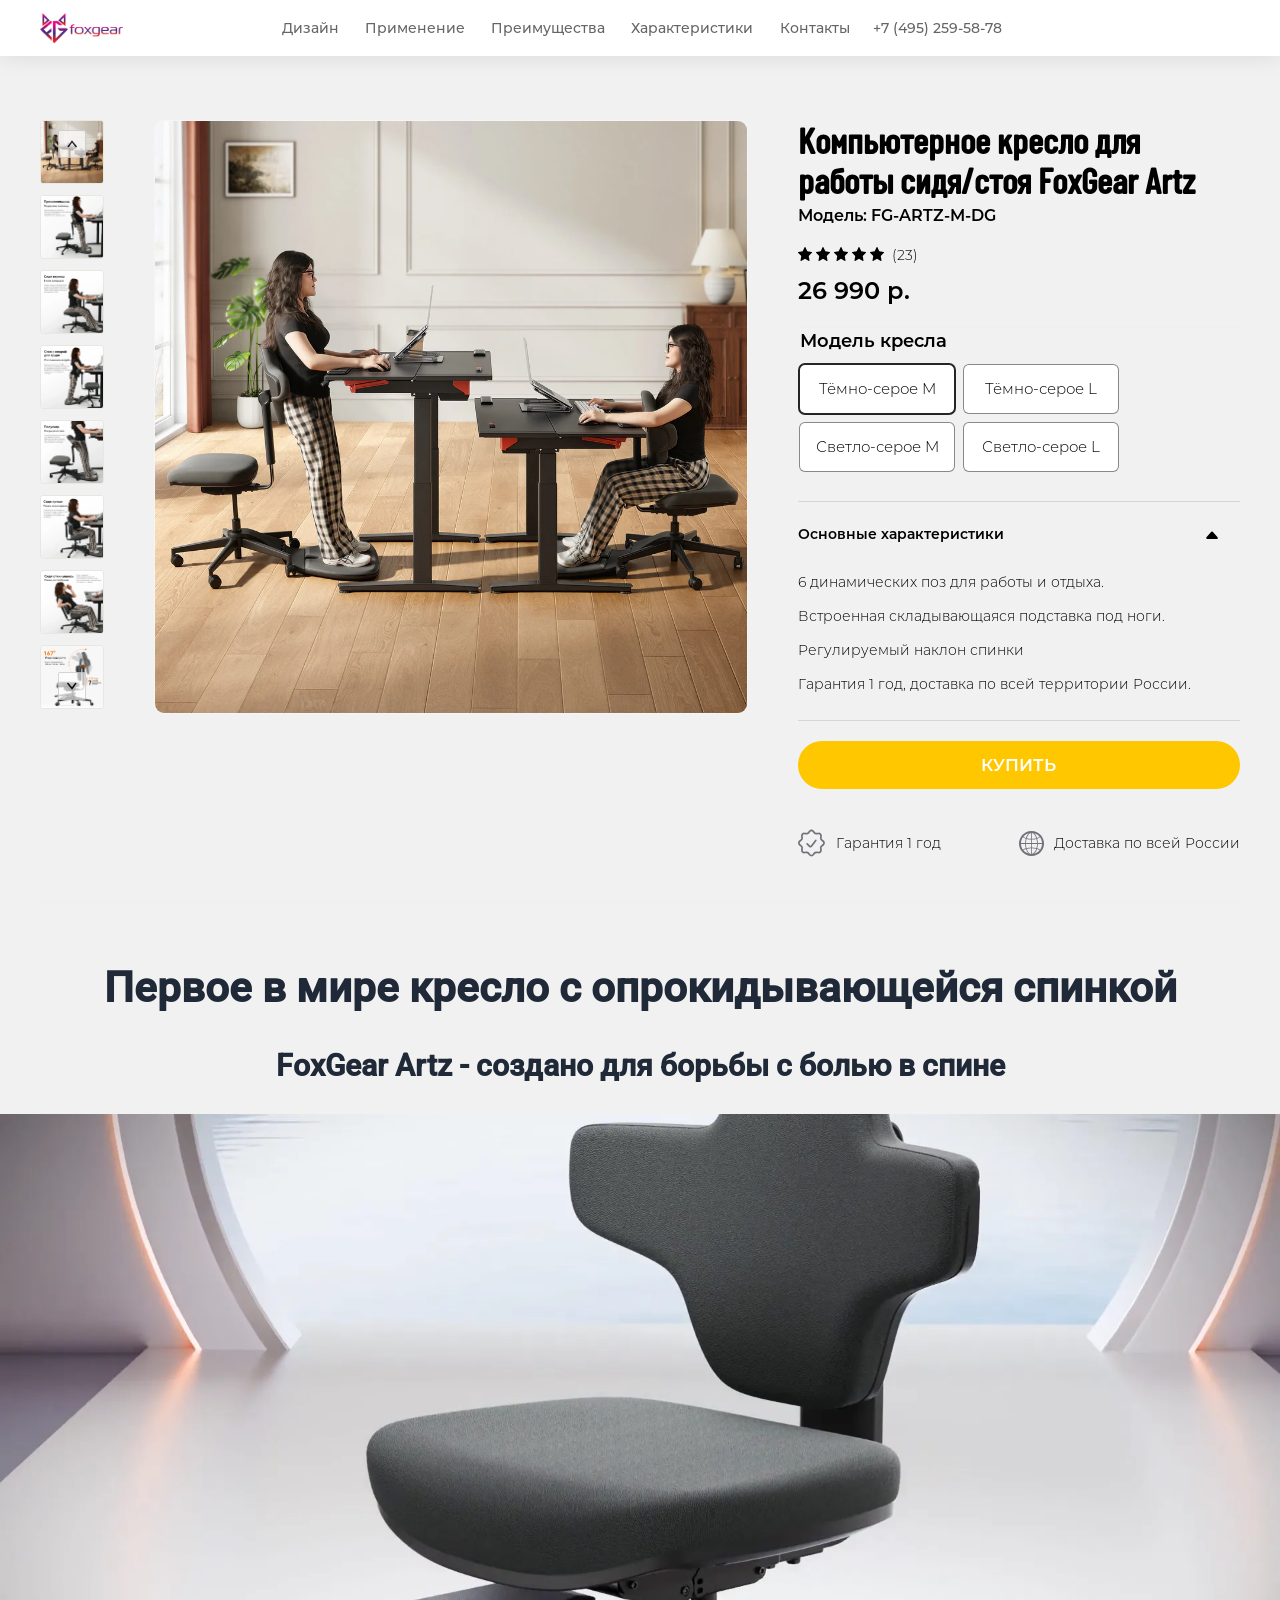
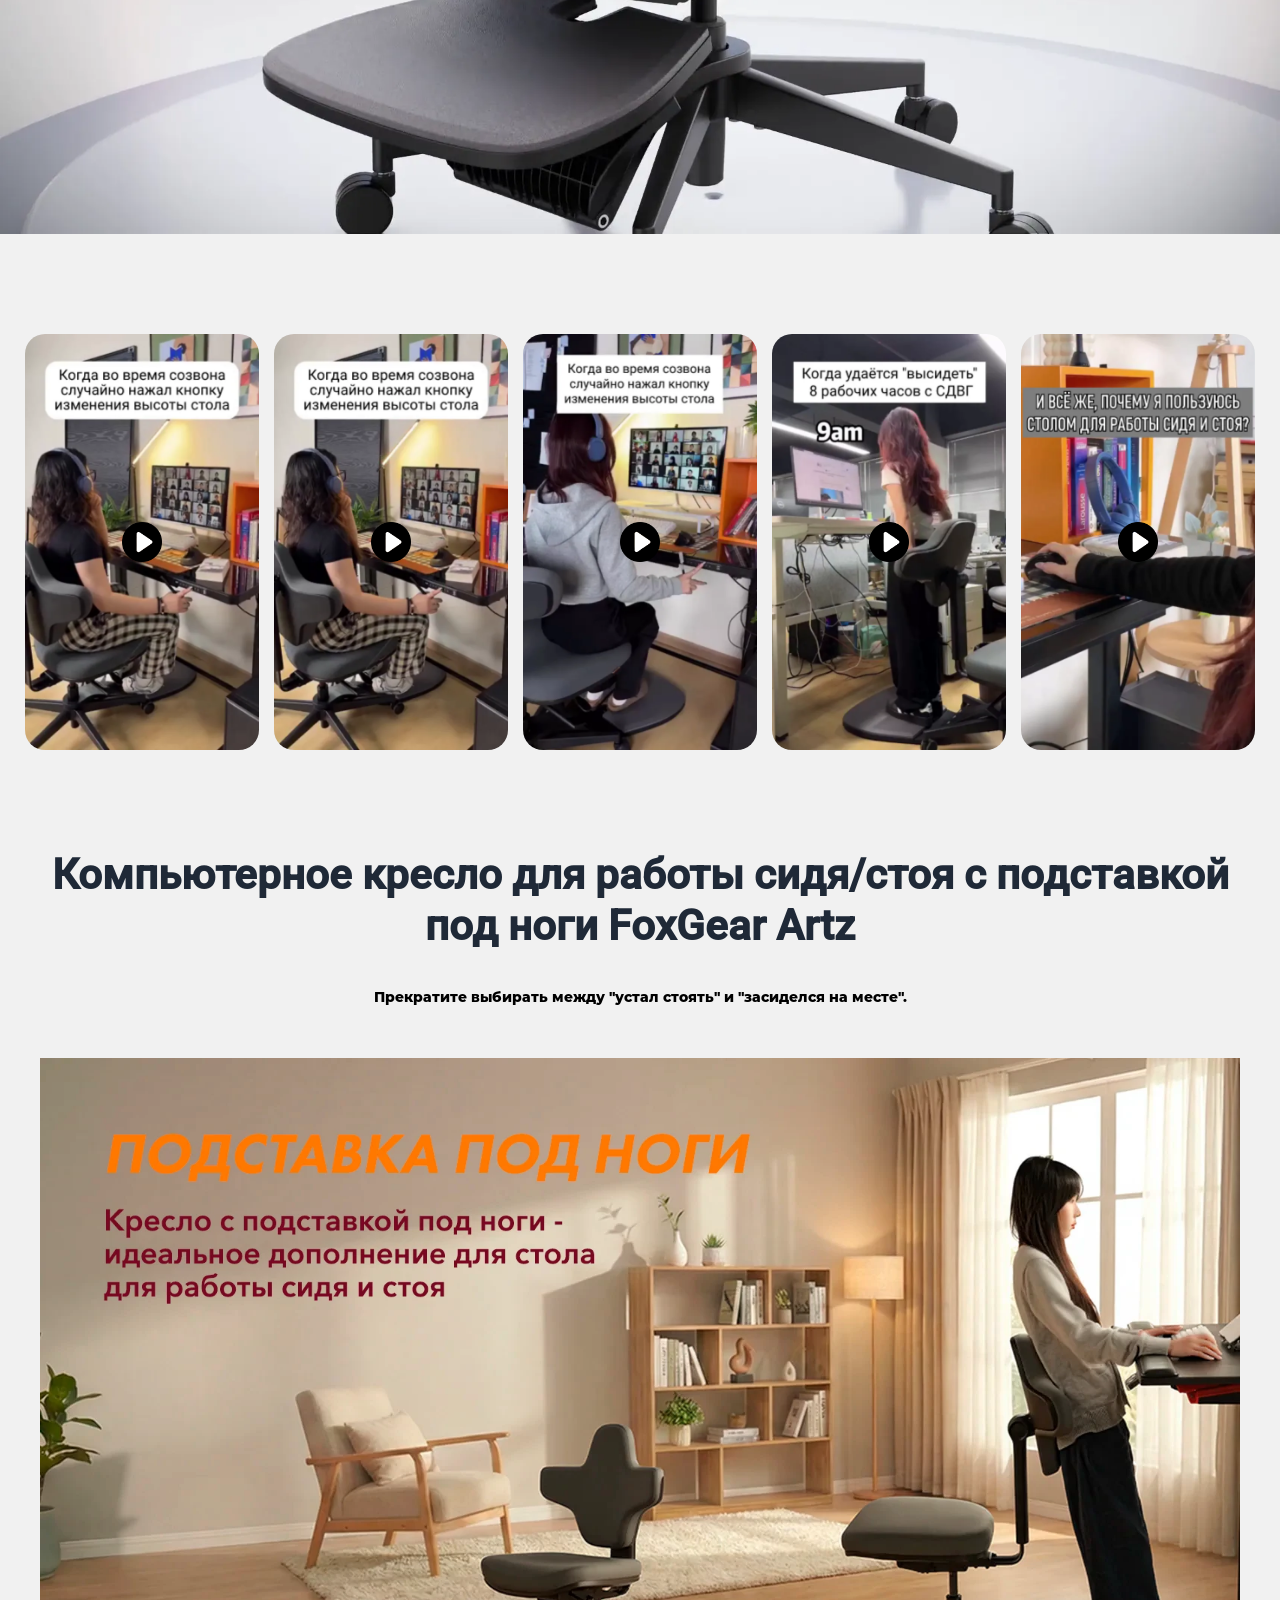
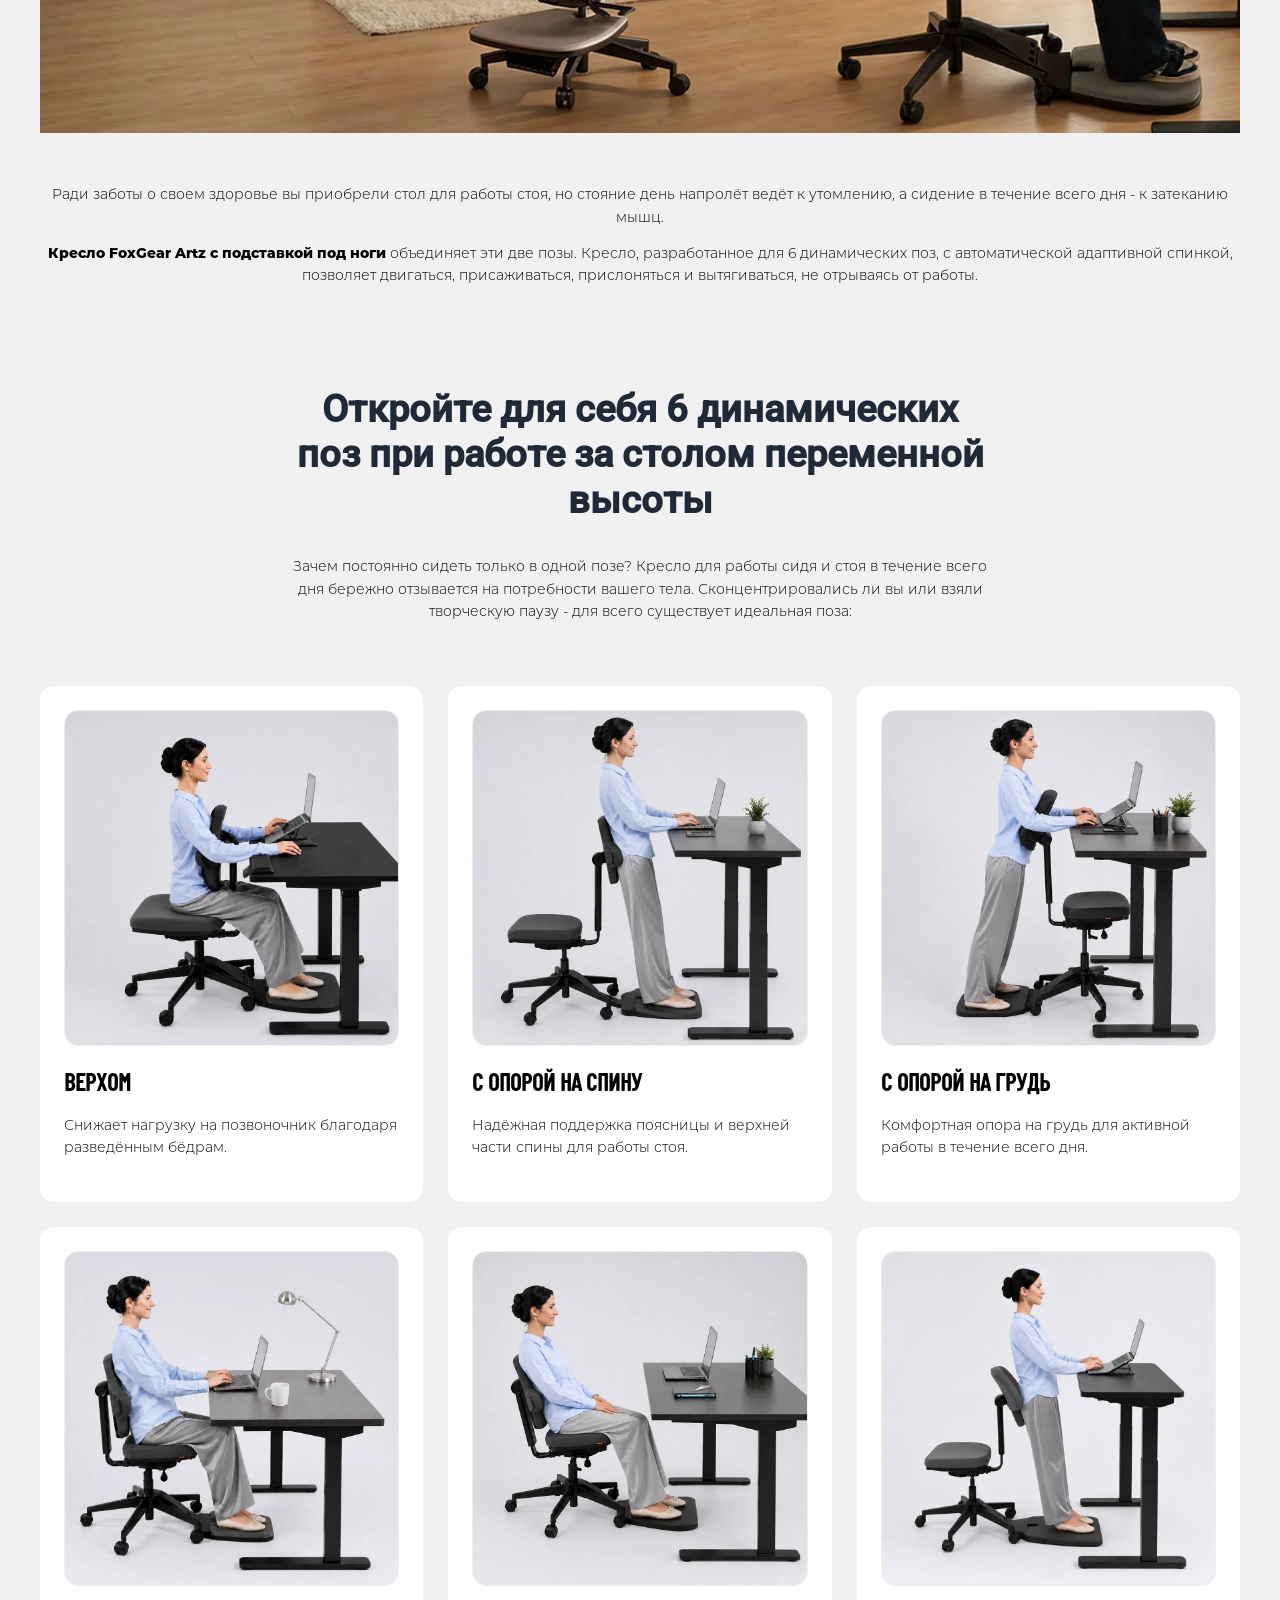
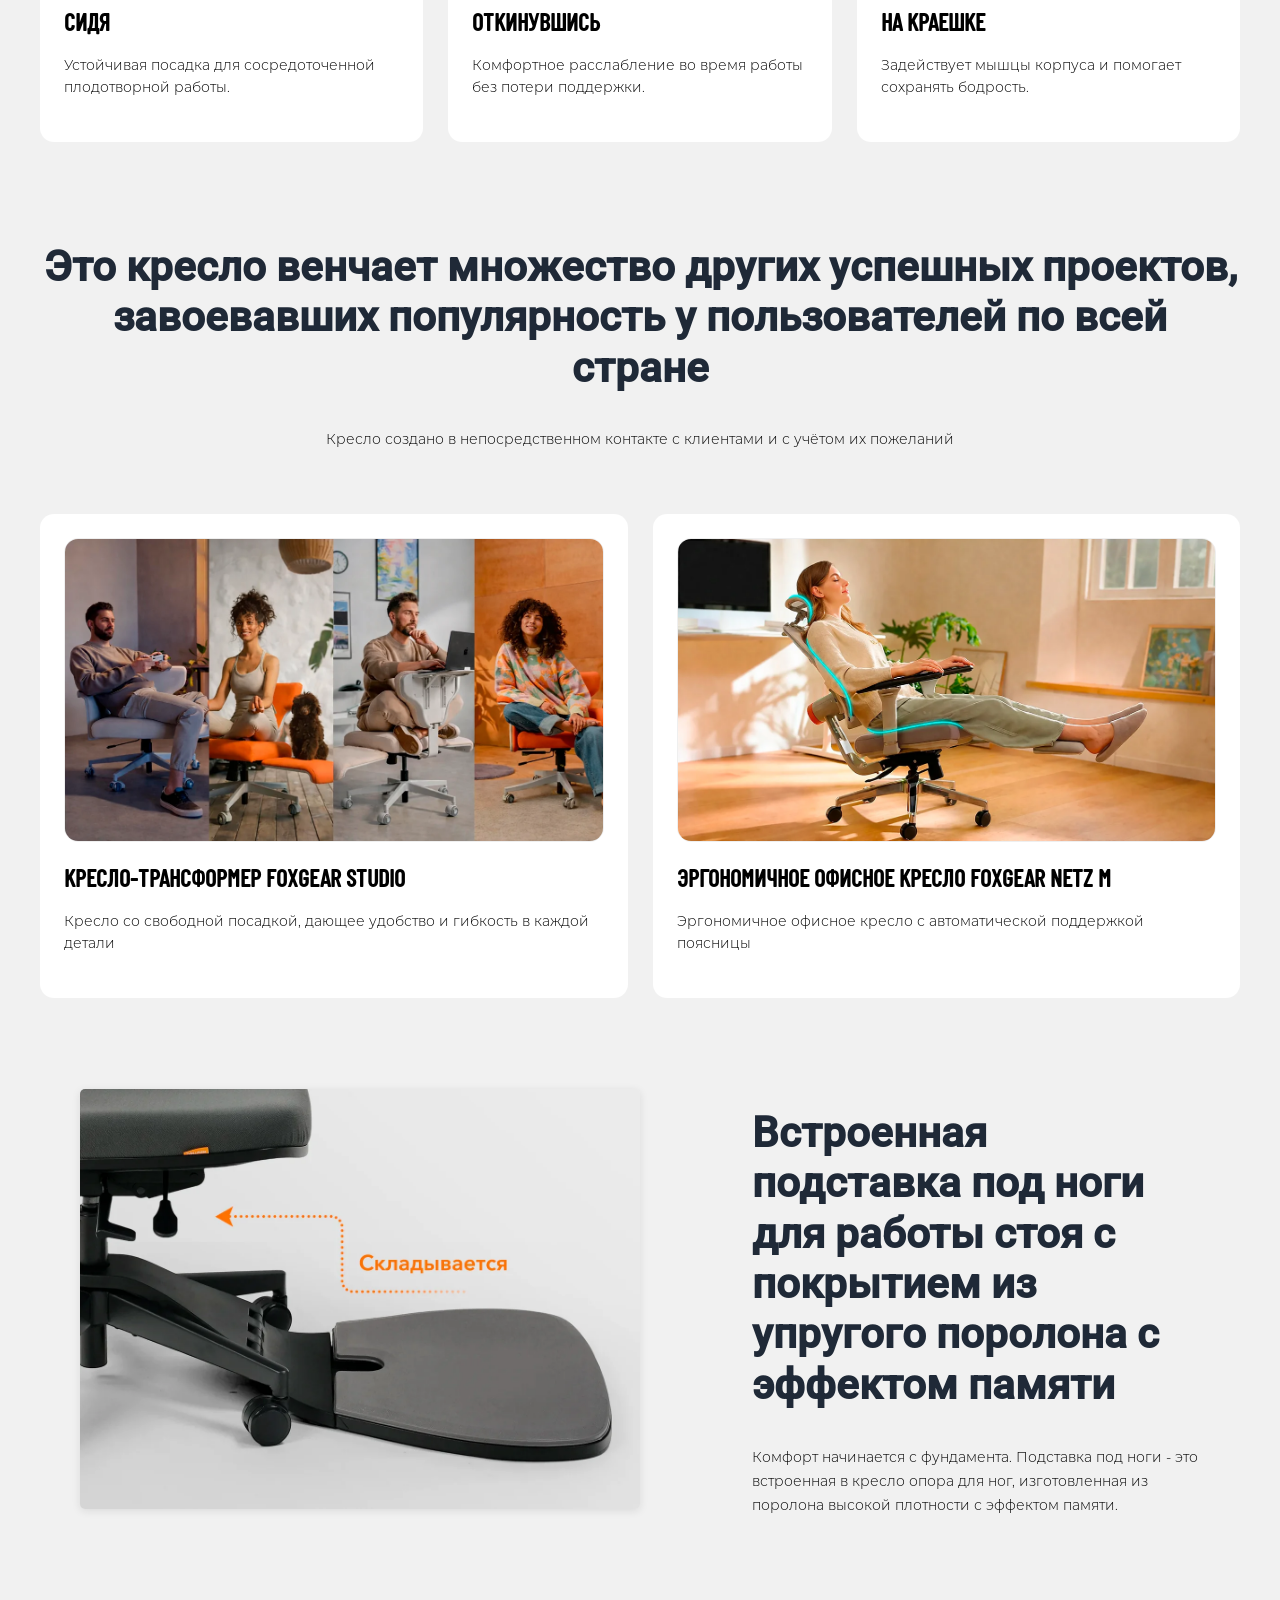
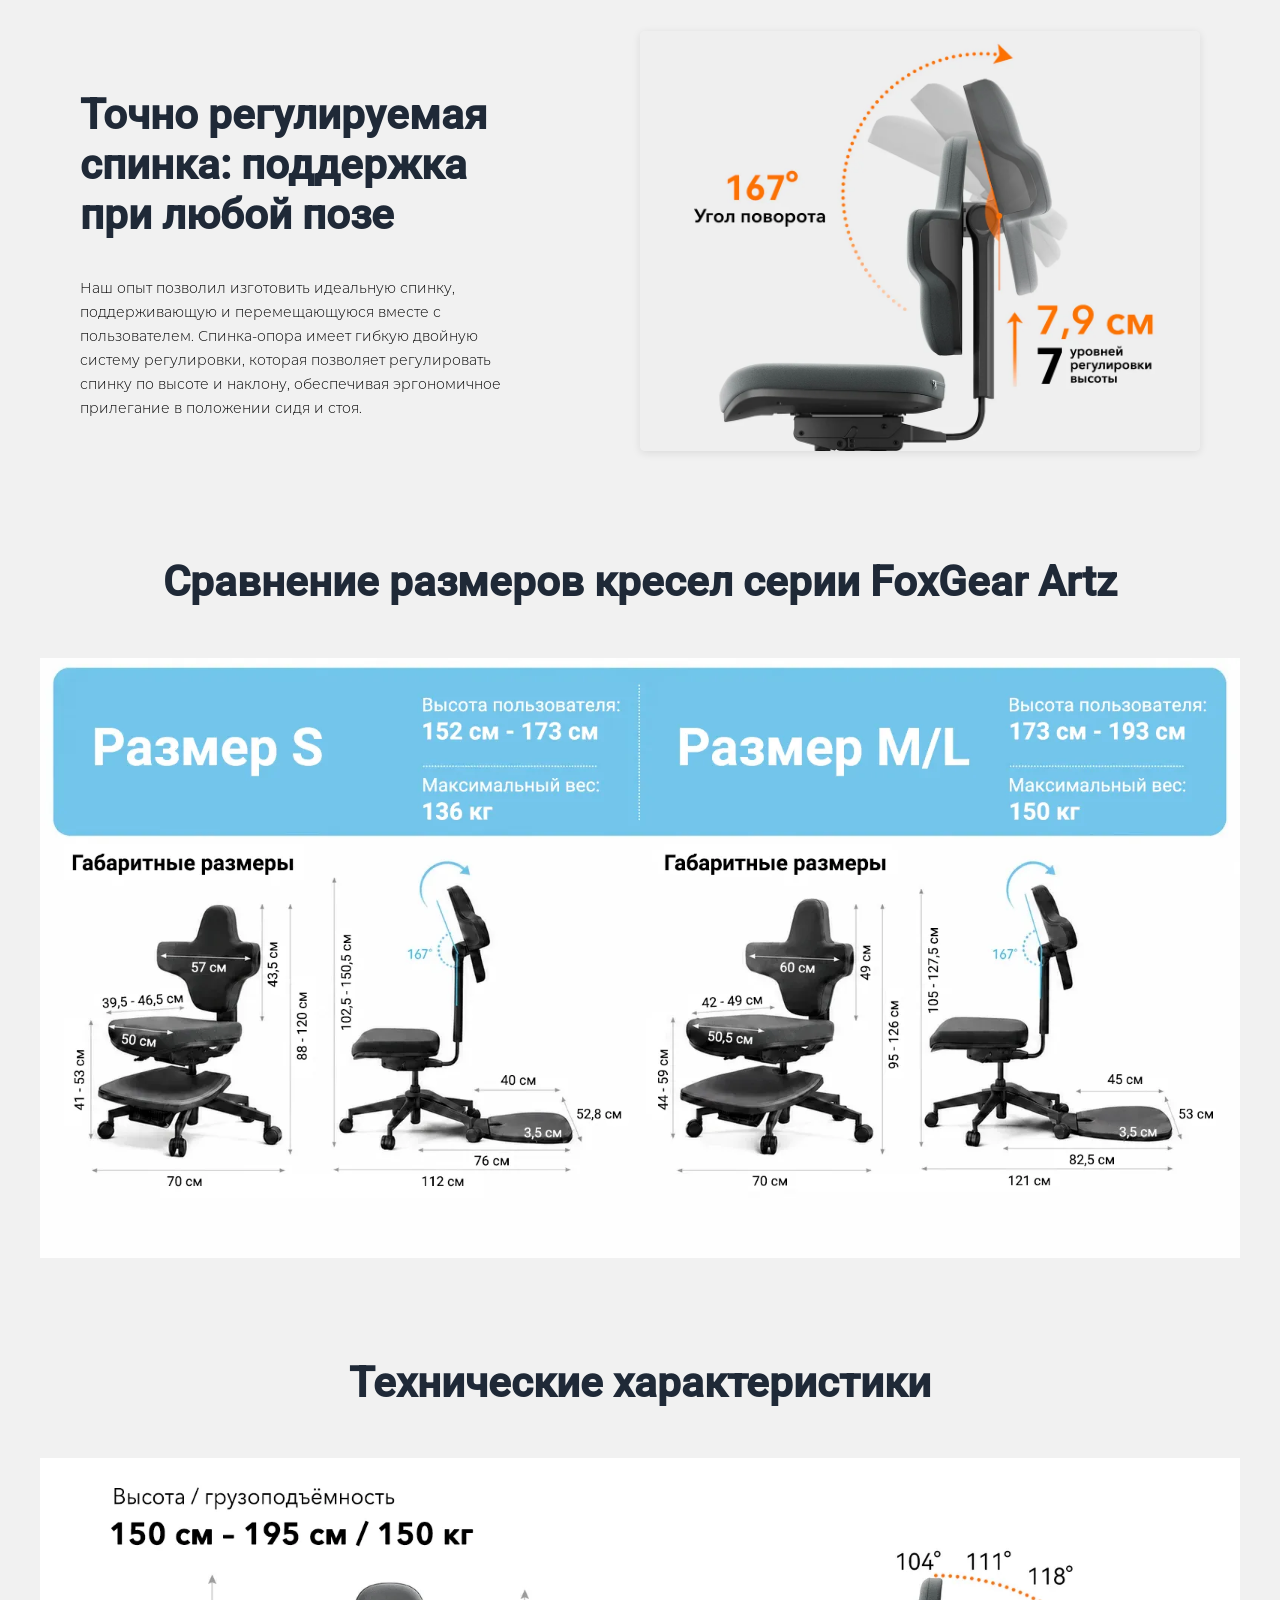
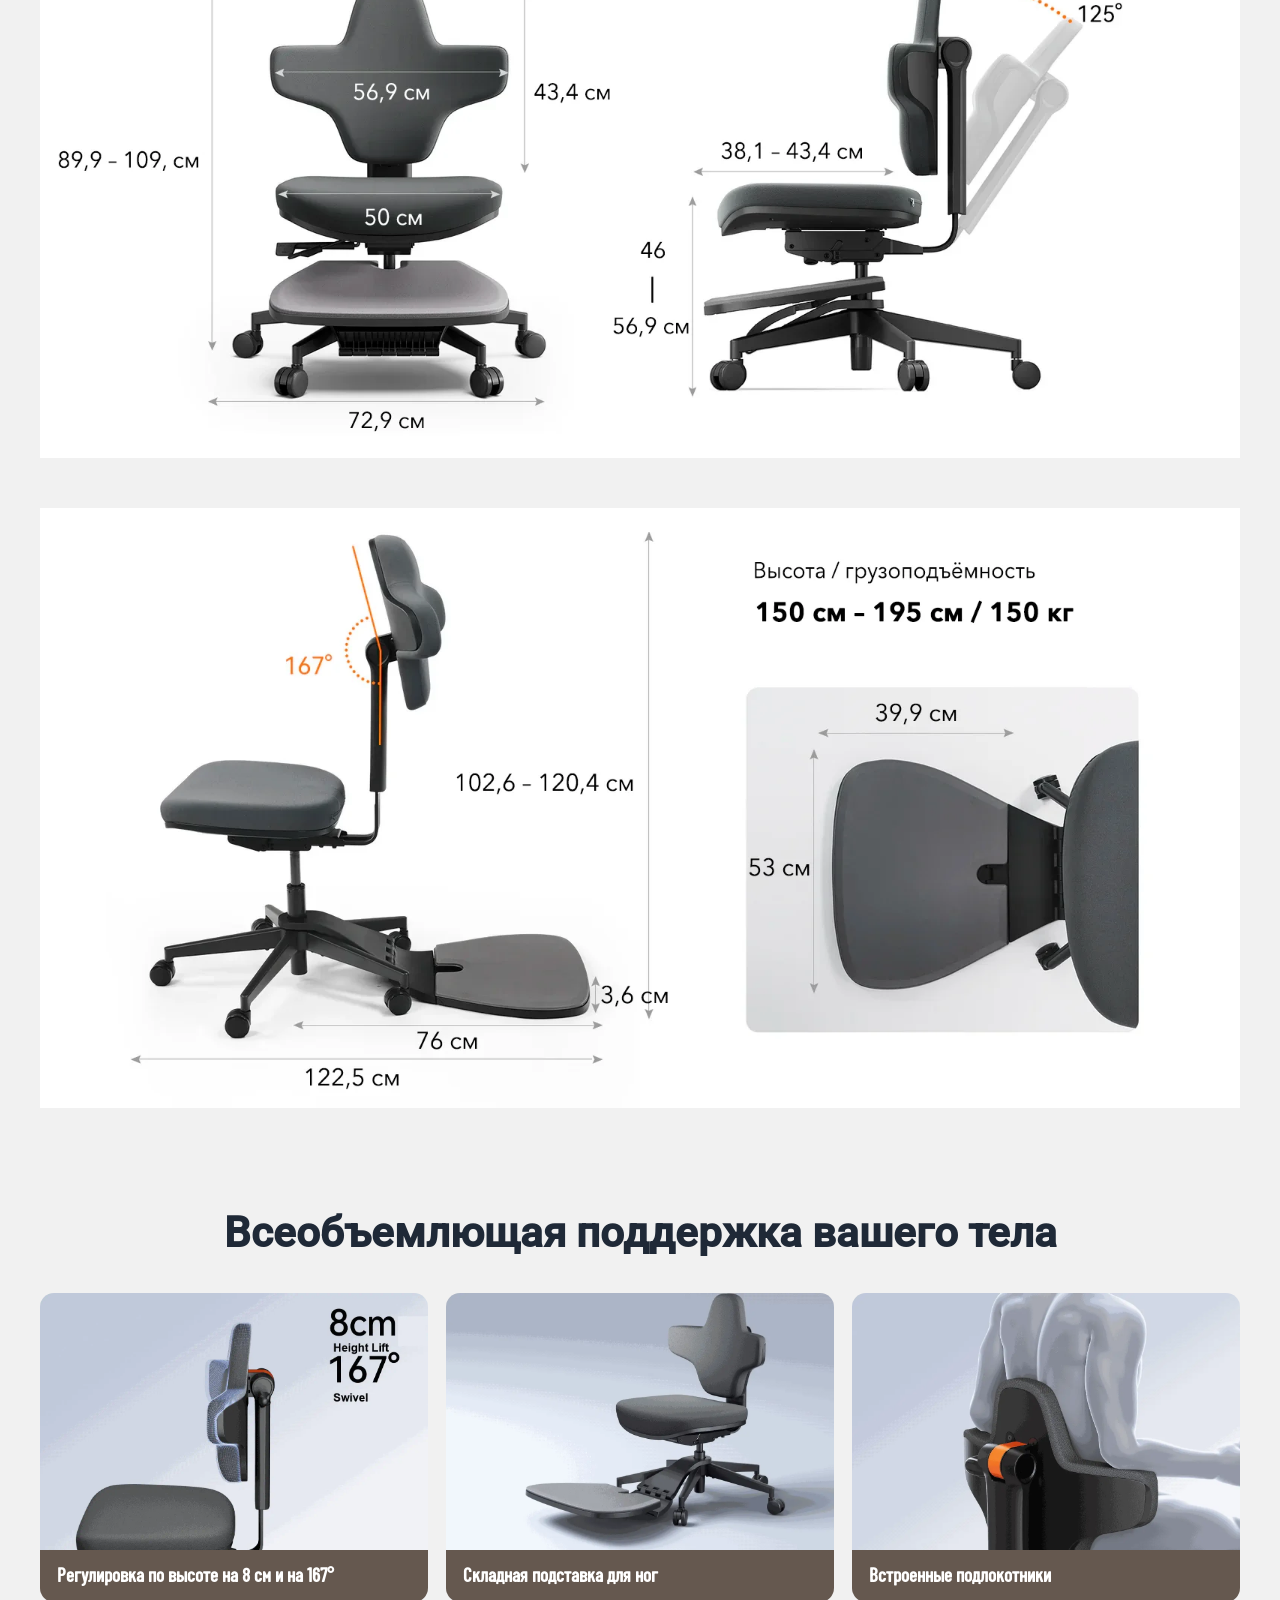
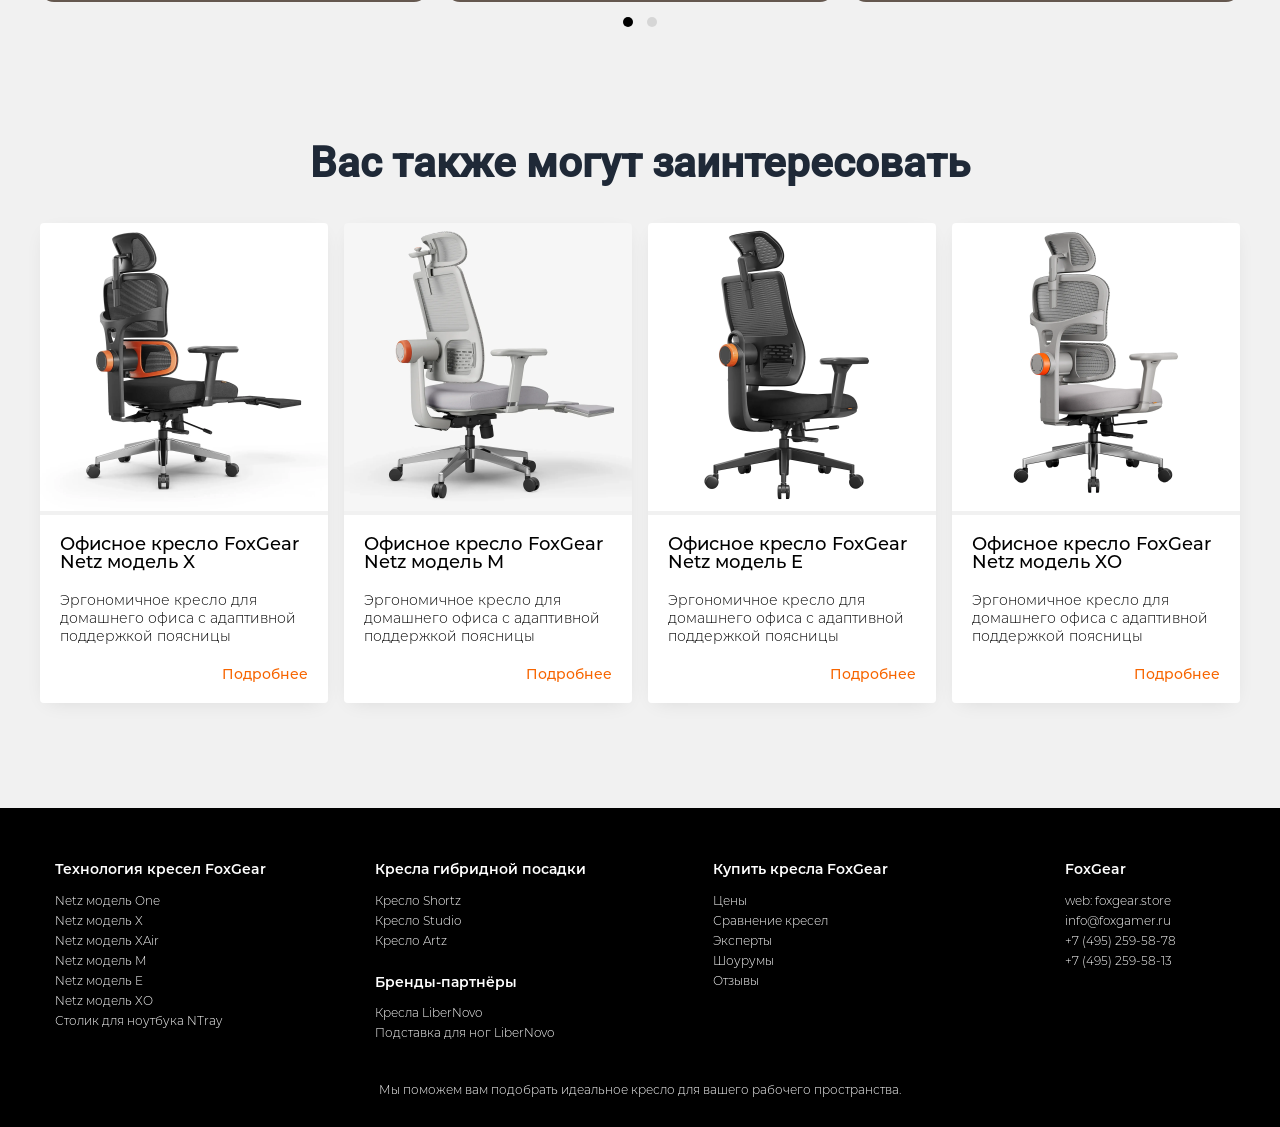
<file: index.html>
<!DOCTYPE html>
<html lang="ru">

<head>
    <meta charset="UTF-8">
    <meta name="viewport" content="width=device-width, initial-scale=1.0">
    <title>Компьютерное кресло для работы сидя/стоя FoxGear Artz | FoxGear - бренд эргономичных кресел и столов
    </title>

    <link rel="shortcut icon" href="favicon.ico">
    <link rel="icon" type="image/png" href="favicons/favicon-96x96.png" sizes="96x96">
    <link rel="icon" type="image/svg+xml" href="favicons/favicon.svg">
    <link rel="apple-touch-icon" sizes="180x180" href="favicons/apple-touch-icon.png">
    <link rel="manifest" href="favicons/site.webmanifest">

    <link rel="stylesheet" href="css/common/normalize.css">
    <link rel="stylesheet" href="css/common/owl.carousel.min.css">
    <link rel="stylesheet" href="css/common/owl.theme.default.min.css">
    <link rel="stylesheet" href="css/common/consts.css">
    <link rel="stylesheet" href="css/common/typography.css">

    <link rel="stylesheet" href="blocks/wrapper/css/wrapper.css">
    <link rel="stylesheet" href="blocks/logo/css/logo.css">
    <link rel="stylesheet" href="blocks/menu-main/css/menu-main.css">
    <link rel="stylesheet" href="blocks/button-menu-mobile/css/button-menu-mobile.css">
    <link rel="stylesheet" href="blocks/header/css/header.css">
    <link rel="stylesheet" href="blocks/menu-mobile/css/menu-mobile.css">
    <link rel="stylesheet" href="blocks/header-contact/css/header-contact.css">
    <link rel="stylesheet" href="blocks/rating/css/rating.css">
    <link rel="stylesheet" href="blocks/button/css/button.css">
    <link rel="stylesheet" href="blocks/accordion/css/accordion.css">
    <link rel="stylesheet" href="blocks/benefits/css/benefits.css">
    <link rel="stylesheet" href="blocks/model-selector/css/model-selector.css">
    <link rel="stylesheet" href="blocks/form/css/form.css">
    <link rel="stylesheet" href="blocks/panel-single/css/panel-single.css">
    <link rel="stylesheet" href="blocks/hero-single/css/hero-single.css">
    <link rel="stylesheet" href="blocks/video/css/video.css">
    <link rel="stylesheet" href="blocks/video-slider/css/video-slider.css">
    <link rel="stylesheet" href="blocks/section-title/css/section-title.css">
    <link rel="stylesheet" href="blocks/block-image/css/block-image.css">
    <link rel="stylesheet" href="blocks/grid-image-text/css/grid-image-text.css">
    <link rel="stylesheet" href="blocks/card-single/css/card-single.css">
    <link rel="stylesheet" href="blocks/single-slider-grid/css/single-slider-grid.css">
    <link rel="stylesheet" href="blocks/card-slider/css/card-slider.css">
    <link rel="stylesheet" href="blocks/back-to-top/css/back-to-top.css">
    <link rel="stylesheet" href="blocks/footer/css/footer.css">
    <link rel="stylesheet" href="blocks/card-product/css/card-product.css">
    <link rel="stylesheet" href="blocks/products/css/products.css">
    <link rel="stylesheet" href="blocks/popup/css/popup.css">

    <link rel="stylesheet" href="css/pages/index.css">

    <!-- Top.Mail.Ru counter -->
    <script type="text/javascript">
        var _tmr = window._tmr || (window._tmr = []);
        _tmr.push({ id: "3705895", type: "pageView", start: (new Date()).getTime() });
        (function (d, w, id)
        {
            if (d.getElementById(id)) return;
            var ts = d.createElement("script"); ts.type = "text/javascript"; ts.async = true; ts.id = id;
            ts.src = "https://top-fwz1.mail.ru/js/code.js";
            var f = function () { var s = d.getElementsByTagName("script")[ 0 ]; s.parentNode.insertBefore(ts, s); };
            if (w.opera == "[object Opera]") { d.addEventListener("DOMContentLoaded", f, false); } else { f(); }
        })(document, window, "tmr-code");
    </script>
    <noscript>
        <div><img src="https://top-fwz1.mail.ru/counter?id=3705895;js=na" style="position:absolute;left:-9999px;"
                alt="Top.Mail.Ru" /></div>
    </noscript>
    <!-- /Top.Mail.Ru counter -->
</head>

<body>
    <header class="header" id="top">
        <div class="wrapper header__wrapper">
            <div class="logo header__logo">
                <a class="logo__link" href="/" title="FoxGear - бренд эргономичных кресел и столов - главная страница">
                    <img class="logo__image" src="blocks/logo/images/logo.png" alt="Логотип FoxGear">
                </a>
            </div>
            <nav class="menu-main header__menu-main">
                <ul class="menu-main__items">
                    <li class="menu-main__item">
                        <a class="menu-main__link" href="#design" title="Особенности конструкции кресла FoxGear Artz">
                            Дизайн
                        </a>
                    </li>
                    <li class="menu-main__item">
                        <a class="menu-main__link" href="#postures"
                            title="Позы, позволяющие принять кресло FoxGear Artz">
                            Применение
                        </a>
                    </li>
                    <li class="menu-main__item">
                        <a class="menu-main__link" href="#advantages" title="Преимущества кресла FoxGear Artz">
                            Преимущества
                        </a>
                    </li>

                    <li class="menu-main__item">
                        <a class="menu-main__link" href="#specs" title="Технические характеристики кресла FoxGear Artz">
                            Характеристики
                        </a>
                    </li>
                    <li class="menu-main__item">
                        <a class="menu-main__link" href="https://foxgear.store#contacts" title="Контакты">
                            Контакты
                        </a>
                    </li>
                </ul>
            </nav>
            <div class="header-contact header__contact">
                <a class="header-contact__link" href="tel:+74952595878" title="+7 (495) 259-58-78" target="_blank"
                    rel="noopener">
                    +7 (495) 259-58-78
                </a>
            </div>
            <div class="button-menu-mobile header__button-menu-mobile">
                <svg aria-hidden="true" focusable="false" role="presentation" class="button-menu-mobile__icon"
                    viewBox="0 0 64 64">
                    <path class="button-menu-mobile__icon-line1" d="M7 15h51" />
                    <path class="button-menu-mobile__icon-line2" d="M7 32h43" />
                    <path class="button-menu-mobile__icon-line3" d="M7 49h51" />
                </svg>
            </div>
        </div>
    </header>
    <div class="menu-mobile transparent">
        <div class="menu-mobile__content">
            <ul class="menu-mobile__items">
                <li class="menu-mobile__item">
                    <a class="menu-mobile__item-link" href="#design"
                        title="Особенности конструкции кресла FoxGear Artz">
                        <div class="menu-mobile__item-title">
                            Дизайн
                        </div>
                        <div class="menu-mobile__item-arrow"></div>
                    </a>
                </li>
                <li class="menu-mobile__item">
                    <a class="menu-mobile__item-link" href="#postures"
                        title="Позы, позволяющие принять кресло FoxGear Artz">
                        <div class="menu-mobile__item-title">
                            Применение
                        </div>
                        <div class="menu-mobile__item-arrow"></div>
                    </a>
                </li>
                <li class="menu-mobile__item">
                    <a class="menu-mobile__item-link" href="#advantages" title="Преимущества кресла FoxGear Artz">
                        <div class="menu-mobile__item-title">
                            Преимущества
                        </div>
                        <div class="menu-mobile__item-arrow"></div>
                    </a>
                </li>
                <li class="menu-mobile__item">
                    <a class="menu-mobile__item-link" href="#specs"
                        title="Технические характеристики кресла FoxGear Artz">
                        <div class="menu-mobile__item-title">
                            Характеристики
                        </div>
                        <div class="menu-mobile__item-arrow"></div>
                    </a>
                </li>
                <li class="menu-mobile__item">
                    <a class="menu-mobile__item-link" href="https://foxgear.store#contacts" title="Контакты">
                        <div class="menu-mobile__item-title">
                            Контакты
                        </div>
                        <div class="menu-mobile__item-arrow"></div>
                    </a>
                </li>
            </ul>
        </div>
    </div>
    <main class="main" id="description">
        <div class="wrapper main__wrapper">
            <div class="hero-single">
                <div class="hero-single__content">
                    <div class="hero-single__gallery-nav hero-single__gallery-nav_up"></div>
                    <div class="hero-single__gallery-nav hero-single__gallery-nav_down"></div>
                    <div class="hero-single__gallery">
                        <div class="hero-single__gallery-images">
                            <img class="hero-single__gallery-image" src="images/about/01.webp"
                                title="Кресло FoxGear Artz" data-index="0">
                            <img class="hero-single__gallery-image" src="images/about/02.webp"
                                title="Кресло FoxGear Artz" data-index="1">
                            <img class="hero-single__gallery-image" src="images/about/03.webp"
                                title="Кресло FoxGear Artz" data-index="2">
                            <img class="hero-single__gallery-image" src="images/about/04.webp"
                                title="Кресло FoxGear Artz" data-index="3">
                            <img class="hero-single__gallery-image" src="images/about/05.webp"
                                title="Кресло FoxGear Artz" data-index="4">
                            <img class="hero-single__gallery-image" src="images/about/06.webp"
                                title="Кресло FoxGear Artz" data-index="5">
                            <img class="hero-single__gallery-image" src="images/about/07.webp"
                                title="Кресло FoxGear Artz" data-index="6">
                            <img class="hero-single__gallery-image" src="images/about/08.webp"
                                title="Кресло FoxGear Artz" data-index="7">
                            <img class="hero-single__gallery-image" src="images/about/09.webp"
                                title="Кресло FoxGear Artz" data-index="8">
                            <img class="hero-single__gallery-image" src="images/about/10.webp"
                                title="Кресло FoxGear Artz" data-index="9">
                            <img class="hero-single__gallery-image" src="images/about/11.webp"
                                title="Кресло FoxGear Artz" data-index="10">
                            <img class="hero-single__gallery-image" src="images/about/12.webp"
                                title="Кресло FoxGear Artz" data-index="11">
                            <img class="hero-single__gallery-image" src="images/about/13.webp"
                                title="Кресло FoxGear Artz" data-index="12">
                            <img class="hero-single__gallery-image" src="images/about/14.webp"
                                title="Кресло FoxGear Artz" data-index="13">
                            <img class="hero-single__gallery-image" src="images/about/15.webp"
                                title="Кресло FoxGear Artz" data-index="14">
                            <img class="hero-single__gallery-image" src="images/about/16.webp"
                                title="Кресло FoxGear Artz" data-index="15">
                            <img class="hero-single__gallery-image" src="images/about/17.webp"
                                title="Кресло FoxGear Artz" data-index="16">
                            <img class="hero-single__gallery-image" src="images/about/18.webp"
                                title="Кресло FoxGear Artz" data-index="17">
                            <img class="hero-single__gallery-image" src="images/about/19.webp"
                                title="Кресло FoxGear Artz" data-index="18">
                            <img class="hero-single__gallery-image" src="images/about/20.webp"
                                title="Кресло FoxGear Artz" data-index="19">
                            <img class="hero-single__gallery-image" src="images/about/21.webp"
                                title="Кресло FoxGear Artz" data-index="20">
                            <img class="hero-single__gallery-image" src="images/about/22.webp"
                                title="Кресло FoxGear Artz" data-index="21">
                            <img class="hero-single__gallery-image" src="images/about/23.webp"
                                title="Кресло FoxGear Artz" data-index="22">
                            <img class="hero-single__gallery-image" src="images/about/24.webp"
                                title="Кресло FoxGear Artz" data-index="23">
                            <img class="hero-single__gallery-image" src="images/about/25.webp"
                                title="Кресло FoxGear Artz" data-index="24">
                            <img class="hero-single__gallery-image" src="images/about/26.webp"
                                title="Кресло FoxGear Artz" data-index="25">
                            <img class="hero-single__gallery-image" src="images/about/27.webp"
                                title="Кресло FoxGear Artz" data-index="26">
                        </div>
                    </div>
                    <div class="hero-single__images owl-carousel owl-theme">
                        <div class="hero-single__image">
                            <img class="hero-single__img" src="images/about/01.webp" title="Кресло FoxGear Artz">
                        </div>
                        <div class="hero-single__image">
                            <img class="hero-single__img" src="images/about/02.webp" title="Кресло FoxGear Artz">
                        </div>
                        <div class="hero-single__image">
                            <img class="hero-single__img" src="images/about/03.webp" title="Кресло FoxGear Artz">
                        </div>
                        <div class="hero-single__image">
                            <img class="hero-single__img" src="images/about/04.webp" title="Кресло FoxGear Artz">
                        </div>
                        <div class="hero-single__image">
                            <img class="hero-single__img" src="images/about/05.webp" title="Кресло FoxGear Artz">
                        </div>
                        <div class="hero-single__image">
                            <img class="hero-single__img" src="images/about/06.webp" title="Кресло FoxGear Artz">
                        </div>
                        <div class="hero-single__image">
                            <img class="hero-single__img" src="images/about/07.webp" title="Кресло FoxGear Artz">
                        </div>
                        <div class="hero-single__image">
                            <img class="hero-single__img" src="images/about/08.webp" title="Кресло FoxGear Artz">
                        </div>
                        <div class="hero-single__image">
                            <img class="hero-single__img" src="images/about/09.webp" title="Кресло FoxGear Artz">
                        </div>
                        <div class="hero-single__image">
                            <img class="hero-single__img" src="images/about/10.webp" title="Кресло FoxGear Artz">
                        </div>
                        <div class="hero-single__image">
                            <img class="hero-single__img" src="images/about/11.webp" title="Кресло FoxGear Artz">
                        </div>
                        <div class="hero-single__image">
                            <img class="hero-single__img" src="images/about/12.webp" title="Кресло FoxGear Artz">
                        </div>
                        <div class="hero-single__image">
                            <img class="hero-single__img" src="images/about/13.webp" title="Кресло FoxGear Artz">
                        </div>
                        <div class="hero-single__image">
                            <img class="hero-single__img" src="images/about/14.webp" title="Кресло FoxGear Artz">
                        </div>
                        <div class="hero-single__image">
                            <img class="hero-single__img" src="images/about/15.webp" title="Кресло FoxGear Artz">
                        </div>
                        <div class="hero-single__image">
                            <img class="hero-single__img" src="images/about/16.webp" title="Кресло FoxGear Artz">
                        </div>
                        <div class="hero-single__image">
                            <img class="hero-single__img" src="images/about/17.webp" title="Кресло FoxGear Artz">
                        </div>
                        <div class="hero-single__image">
                            <img class="hero-single__img" src="images/about/18.webp" title="Кресло FoxGear Artz">
                        </div>
                        <div class="hero-single__image">
                            <img class="hero-single__img" src="images/about/19.webp" title="Кресло FoxGear Artz">
                        </div>
                        <div class="hero-single__image">
                            <img class="hero-single__img" src="images/about/20.webp" title="Кресло FoxGear Artz">
                        </div>
                        <div class="hero-single__image">
                            <img class="hero-single__img" src="images/about/21.webp" title="Кресло FoxGear Artz">
                        </div>
                        <div class="hero-single__image">
                            <img class="hero-single__img" src="images/about/22.webp" title="Кресло FoxGear Artz">
                        </div>
                        <div class="hero-single__image">
                            <img class="hero-single__img" src="images/about/23.webp" title="Кресло FoxGear Artz">
                        </div>
                        <div class="hero-single__image">
                            <img class="hero-single__img" src="images/about/24.webp" title="Кресло FoxGear Artz">
                        </div>
                        <div class="hero-single__image">
                            <img class="hero-single__img" src="images/about/25.webp" title="Кресло FoxGear Artz">
                        </div>
                        <div class="hero-single__image">
                            <img class="hero-single__img" src="images/about/26.webp" title="Кресло FoxGear Artz">
                        </div>
                        <div class="hero-single__image">
                            <img class="hero-single__img" src="images/about/27.webp" title="Кресло FoxGear Artz">
                        </div>
                    </div>
                    <div class="panel-single hero-single__panel">
                        <div class="panel-single__description">
                            <h1 class="panel-single__title">Компьютерное кресло для работы сидя/стоя FoxGear Artz</h1>
                            <div class="panel-single__subtitle">Модель: FG-ARTZ-M-DG</div>
                            <div class="rating panel-single__rating">
                                <div class="rating__stars">
                                    <span class="rating__star"></span>
                                    <span class="rating__star"></span>
                                    <span class="rating__star"></span>
                                    <span class="rating__star"></span>
                                    <span class="rating__star"></span>
                                </div>
                                <div class="rating__reviews">
                                    (23)
                                </div>
                            </div>
                            <div class="panel-single__price">26 990 р.</div>
                        </div>
                        <form class="form panel__form">
                            <fieldset class="form__fieldset">
                                <legend class="form__legend">Модель кресла</legend>
                                <div class="form__radio-button">
                                    <input class="form__radio" type="radio" id="form__radio_m-dg" name="switch"
                                        value="FG-ARTZ-M-DG тёмно-серое M" checked>
                                    <label class="form__label" for="form__radio_m-dg" data-model="FG-ARTZ-M-DG"
                                        data-price="26 990 р." data-index="8">Тёмно-серое M</label>
                                </div>
                                <div class="form__radio-button">
                                    <input class="form__radio" type="radio" id="form__radio_l-dg" name="switch"
                                        value="FG-ARTZ-L-DG тёмно-серое L">
                                    <label class="form__label" for="form__radio_l-dg" data-model="FG-ARTZ-L-DG"
                                        data-price="29 990 р." data-index="16">Тёмно-серое L</label>
                                </div>
                                <div class="form__radio-button">
                                    <input class="form__radio" type="radio" id="form__radio_m-lg" name="switch"
                                        value="FG-ARTZ-M-LG светло-серое M">
                                    <label class="form__label" for="form__radio_m-lg" data-model="FG-ARTZ-M-LG"
                                        data-price="26 990 р." data-index="8">Светло-серое M</label>
                                </div>
                                <div class="form__radio-button">
                                    <input class="form__radio" type="radio" id="form__radio_l-lg" name="switch"
                                        value="FG-ARTZ-L-LG светло-серое L">
                                    <label class="form__label" for="form__radio_l-lg" data-model="FG-ARTZ-L-LG"
                                        data-price="29 990 р." data-index="16">Светло-серое L</label>
                                </div>
                            </fieldset>
                            <div class="accordion panel-single__details">
                                <div class="accordion__content">
                                    <div class="accordion__item accordion__item_active">
                                        <div class="accordion__item-title">
                                            Основные характеристики
                                        </div>
                                        <div class="accordion__item-content">
                                            <ul class="accordion__item-list">
                                                <li class="accordion__item-list-item">
                                                    6 динамических поз для работы и отдыха.
                                                </li>
                                                <li class="accordion__item-list-item">
                                                    Встроенная складывающаяся подставка под ноги.
                                                </li>
                                                <li class="accordion__item-list-item">
                                                    Регулируемый наклон спинки
                                                </li>
                                                <li class="accordion__item-list-item">
                                                    Гарантия 1 год, доставка по всей территории России.
                                                </li>
                                            </ul>
                                        </div>
                                    </div>
                                </div>
                            </div>
                            <button class="button button_buy" type="button" data-product="Кресло">КУПИТЬ</button>
                            <ul class="benefits form__benefits">
                                <li class="benefits__benefit">
                                    <img class="benefits__image benefits__image_warranty"
                                        src="images/benefits/warranty.svg" alt="Гарантия">
                                    <div class="benefits__text">
                                        Гарантия 1 год
                                    </div>
                                </li>
                                <li class="benefits__benefit">
                                    <img class="benefits__image benefits__image_delivery"
                                        src="images/benefits/earth.svg" alt="Доставка">
                                    <div class="benefits__text">
                                        Доставка по всей России
                                    </div>
                                </li>
                            </ul>
                        </form>
                    </div>
                </div>
            </div>
        </div>
        <section>
            <h2 class="section-title">Первое в мире кресло с опрокидывающейся спинкой
            </h2>
            <h3 class="section-title section-title_diminished-more">FoxGear Artz - создано для борьбы с болью в спине
            </h3>
            <div class="video video_full">
                <video class="video__player" poster="images/preview/overview.webp" playsinline autoplay muted>
                    <source src="videos/overview.mp4" type="video/mp4">
                    Ваш браузер не поддерживает видео
                </video>
            </div>
        </section>
        <div class="wrapper-1300 main__video-wrapper">
            <div class="video-slider">
                <div class="video-slider__videos owl-carousel">
                    <div class="video video-slider__video">
                        <a data-fslightbox="gallery" data-video-poster="images/preview/01.webp" data-type="video"
                            data-autoplay data-width="1000px" data-height="500px" href="videos/01.webm">
                            <div class="video__playbutton"></div>
                            <img src="images/preview/01.webp" alt="Кресло FoxGear Artz">
                        </a>
                    </div>
                    <div class="video video-slider__video">
                        <a data-fslightbox="gallery" data-video-poster="images/preview/02.webp" data-type="video"
                            data-autoplay data-width="1000" data-height="500" href="videos/02.webm">
                            <div class="video__playbutton"></div>
                            <img src="images/preview/02.webp" alt="Кресло FoxGear Artz">
                        </a>
                    </div>
                    <div class="video video-slider__video">
                        <a data-fslightbox="gallery" data-video-poster="images/preview/03.webp" data-type="video"
                            data-autoplay data-width="1000" data-height="500" href="videos/03.webm">
                            <div class="video__playbutton"></div>
                            <img src="images/preview/03.webp" alt="Кресло FoxGear Artz">
                        </a>
                    </div>
                    <div class="video video-slider__video">
                        <a data-fslightbox="gallery" data-video-poster="images/preview/04.webp" data-type="video"
                            data-autoplay data-width="1000" data-height="500" href="videos/04.webm">
                            <div class="video__playbutton"></div>
                            <img src="images/preview/04.webp" alt="Кресло FoxGear Artz">
                        </a>
                    </div>
                    <div class="video video-slider__video">
                        <a data-fslightbox="gallery" data-video-poster="images/preview/05.webp" data-type="video"
                            data-autoplay data-width="1000" data-height="500" href="videos/05.webm">
                            <div class="video__playbutton"></div>
                            <img src="images/preview/05.webp" alt="Кресло FoxGear Artz">
                        </a>
                    </div>
                </div>
            </div>
        </div>
        <div class="wrapper">
            <section class="section" id="design">
                <h2 class="section-title">Компьютерное кресло для работы сидя/стоя с подставкой под ноги FoxGear Artz
                </h2>
                <p class="p_centered p_bold">Прекратите выбирать между "устал стоять" и "засиделся на месте".</p>
                <div class="block-image">
                    <picture>
                        <source srcset="images/product/01.webp" media="(min-width: 769px)">
                        <source srcset="images/product/01.webp" media="(max-width: 768px)">
                        <img class="block-image__image" src="images/product/01.webp" alt="Кресло с матом">
                    </picture>
                </div>
                <p class="p_centered">Ради заботы о своем здоровье вы приобрели стол для работы стоя, но стояние день
                    напролёт ведёт к утомлению, а сидение в течение всего дня - к затеканию мышц.</p>
                <p class="p_centered"><span class="p_bold">Кресло FoxGear Artz с подставкой под ноги</span> объединяет
                    эти две позы.
                    Кресло, разработанное для 6 динамических поз, с автоматической адаптивной спинкой, позволяет
                    двигаться, присаживаться, прислоняться и вытягиваться, не отрываясь от работы.</p>
            </section>
            <section class="section" id="postures">
                <h2 class="section-title section-title_diminished p_limited">
                    Откройте для себя 6 динамических поз при работе за столом переменной высоты
                </h2>
                <p class="p_centered p_limited">
                    Зачем постоянно сидеть только в одной позе? Кресло для работы сидя и стоя в течение всего дня
                    бережно отзывается
                    на потребности вашего тела. Сконцентрировались ли вы или взяли творческую паузу - для всего
                    существует идеальная поза:
                </p>
                <div class="single-slider-grid">
                    <div class="single-slider-grid__cards">
                        <div class="card-single single-slider-grid__card">
                            <img class="card-single__image" src="images/product/02.webp" alt="Кресло FoxGear Artz">
                            <div class="card-single__content">
                                <div class="card-single__title">
                                    Верхом
                                </div>
                                <div class="card-single__description">
                                    Снижает нагрузку на позвоночник благодаря разведённым бёдрам.
                                </div>
                            </div>
                        </div>
                        <div class="card-single single-slider-grid__card">
                            <img class="card-single__image" src="images/product/03.webp" alt="Кресло FoxGear Artz">
                            <div class="card-single__content">
                                <div class="card-single__title">
                                    С опорой на спину
                                </div>
                                <div class="card-single__description">
                                    Надёжная поддержка поясницы и верхней части спины для работы стоя.
                                </div>
                            </div>
                        </div>
                        <div class="card-single single-slider-grid__card">
                            <img class="card-single__image" src="images/product/04.webp" alt="Кресло FoxGear Artz">
                            <div class="card-single__content">
                                <div class="card-single__title">
                                    С опорой на грудь
                                </div>
                                <div class="card-single__description">
                                    Комфортная опора на грудь для активной работы в течение всего дня.
                                </div>
                            </div>
                        </div>
                        <div class="card-single single-slider-grid__card">
                            <img class="card-single__image" src="images/product/05.webp" alt="Кресло FoxGear Artz">
                            <div class="card-single__content">
                                <div class="card-single__title">
                                    Сидя
                                </div>
                                <div class="card-single__description">
                                    Устойчивая посадка для сосредоточенной плодотворной работы.
                                </div>
                            </div>
                        </div>
                        <div class="card-single single-slider-grid__card">
                            <img class="card-single__image" src="images/product/06.webp" alt="Кресло FoxGear Artz">
                            <div class="card-single__content">
                                <div class="card-single__title">
                                    Откинувшись
                                </div>
                                <div class="card-single__description">
                                    Комфортное расслабление во время работы без потери поддержки.
                                </div>
                            </div>
                        </div>
                        <div class="card-single single-slider-grid__card">
                            <img class="card-single__image" src="images/product/07.webp" alt="Кресло FoxGear Artz">
                            <div class="card-single__content">
                                <div class="card-single__title">
                                    На краешке
                                </div>
                                <div class="card-single__description">
                                    Задействует мышцы корпуса и помогает сохранять бодрость.
                                </div>
                            </div>
                        </div>
                    </div>
                </div>
            </section>
            <section class="section" id="advantages">
                <h2 class="section-title">Это кресло венчает множество других успешных проектов, завоевавших
                    популярность у пользователей по всей стране</h2>
                <p class="p_centered p_limited">Кресло создано в непосредственном контакте с клиентами и с учётом их
                    пожеланий</p>
                <div class="single-slider-grid">
                    <div class="single-slider-grid__cards single-slider-grid__cards_double">
                        <div class="card-single single-slider-grid__card">
                            <img class="card-single__image" src="images/products/01.webp"
                                alt="Кресло-трансформер FoxGear Studio">
                            <div class="card-single__content">
                                <div class="card-single__title">
                                    Кресло-трансформер FoxGear Studio
                                </div>
                                <div class="card-single__description">
                                    Кресло со свободной посадкой, дающее удобство и гибкость в каждой детали
                                </div>
                            </div>
                            <a class="card-single__link" href="https://foxgear.store/pages/studio/"
                                title="Посмотреть кресло FoxGear Studio">
                            </a>
                        </div>
                        <div class="card-single single-slider-grid__card">
                            <img class="card-single__image" src="images/products/02.webp"
                                alt="Эргономичное кресло FoxGear Netz M">
                            <div class="card-single__content">
                                <div class="card-single__title">
                                    Эргономичное офисное кресло FoxGear Netz M
                                </div>
                                <div class="card-single__description">
                                    Эргономичное офисное кресло с автоматической поддержкой поясницы
                                </div>
                            </div>
                            <a class="card-single__link" href="https://foxgear.store/fg-netz-m.html"
                                title="Посмотреть кресло FoxGear Netz M">
                            </a>
                        </div>
                    </div>
                </div>
            </section>
        </div>
        <div class="wrapper-1300 mb-100">
            <div class="grid-image-text">
                <div class="grid-image-text__image">
                    <img class="grid-image-text__img" src="images/grid-image-text/01.webp"
                        alt="Встроенный мат для работы стоя, покрытый упругим поролоном с эффектом памяти">
                </div>
                <div class="grid-image-text__text">
                    <h2 class="section-title grid-image-text__title">Встроенная подставка под ноги для работы стоя с
                        покрытием из упругого
                        поролона с эффектом памяти</h2>
                    <p class="grid-image-text__description">
                        Комфорт начинается с фундамента. Подставка под ноги - это встроенная в кресло опора для ног,
                        изготовленная из поролона высокой плотности с эффектом памяти.</p>
                </div>
            </div>
            <div class="grid-image-text grid-image-text_inverse mt-100">
                <div class="grid-image-text__image">
                    <img class="grid-image-text__img" src="images/grid-image-text/02.webp"
                        alt="Точно регулируемая спинка: поддержка при любой позе">
                </div>

                <div class="grid-image-text__text">
                    <h2 class="section-title grid-image-text__title">Точно регулируемая спинка: поддержка при любой позе
                    </h2>
                    <p class="grid-image-text__description">
                        Наш опыт позволил изготовить идеальную спинку, поддерживающую и перемещающуюся вместе с
                        пользователем. Спинка-опора имеет гибкую двойную систему регулировки,
                        которая позволяет регулировать спинку по высоте и наклону, обеспечивая эргономичное прилегание в
                        положении сидя и стоя.
                    </p>
                </div>
            </div>
        </div>
        <div class="wrapper">
            <section class="section" id="design">
                <h2 class="section-title">Сравнение размеров кресел серии FoxGear Artz</h2>
                <div class="block-image">
                    <picture>
                        <source srcset="images/size-compare/01.webp" media="(min-width: 769px)">
                        <source srcset="images/size-compare/01.webp" media="(max-width: 768px)">
                        <img class="block-image__image" src="images/size-compare/01.webp" alt="Сравнение размеров">
                    </picture>
                </div>
            </section>
            <section class="section" id="specs">
                <h2 class="section-title">Технические характеристики</h2>
                <div class="block-image">
                    <picture>
                        <source srcset="images/specs/01.webp" media="(min-width: 769px)">
                        <source srcset="images/specs/01.webp" media="(max-width: 768px)">
                        <img class="block-image__image" src="images/specs/01.webp" alt="Кресло с матом">
                    </picture>
                </div>
                <div class="block-image">
                    <picture>
                        <source srcset="images/specs/02.webp" media="(min-width: 769px)">
                        <source srcset="images/specs/02.webp" media="(max-width: 768px)">
                        <img class="block-image__image" src="images/specs/02.webp" alt="Кресло с матом">
                    </picture>
                </div>
            </section>
            <section class="section" id="features">
                <h2 class="section-title">Всеобъемлющая поддержка вашего тела</h2>
                <div class="features owl-carousel owl-theme">
                    <div class="card-slider">
                        <img class="card-slider__image" src="images/features/01.webp"
                            alt="Регулировка по высоте на 8 см и вращение на 167&deg;">
                        <div class="card-slider__content">
                            <div class="card-slider__title">
                                Регулировка по высоте на 8 см и на 167&deg;
                            </div>
                        </div>
                    </div>
                    <div class="card-slider">
                        <img class="card-slider__image" src="images/features/02.webp"
                            alt="Складная подставка для ног">
                        <div class="card-slider__content">
                            <div class="card-slider__title">
                                Складная подставка для ног
                            </div>
                        </div>
                    </div>
                    <div class="card-slider">
                        <img class="card-slider__image" src="images/features/03.webp"
                            alt="Встроенные подлокотники">
                        <div class="card-slider__content">
                            <div class="card-slider__title">
                                Встроенные подлокотники
                            </div>
                        </div>
                    </div>
                    <div class="card-slider">
                        <img class="card-slider__image" src="images/features/04.webp"
                            alt="Спинка перемещается вместе с сиденьем">
                        <div class="card-slider__content">
                            <div class="card-slider__title">
                                Спинка перемещается вместе с сиденьем
                            </div>
                        </div>
                    </div>
                    <div class="card-slider">
                        <img class="card-slider__image" src="images/features/05.webp"
                            alt="Сиденье с наполнителем высокой плотности">
                        <div class="card-slider__content">
                            <div class="card-slider__title">
                                Сиденье с наполнителем высокой плотности
                            </div>
                        </div>
                    </div>
                    <div class="card-slider">
                        <img class="card-slider__image" src="images/features/06.webp"
                            alt="Регулировка глубины сиденья на 5 см">
                        <div class="card-slider__content">
                            <div class="card-slider__title">
                                Регулировка глубины сиденья на 5 см
                            </div>
                        </div>
                    </div>
                </div>
            </section>
            <section class="section">
                <h2 class="section-title">Вас также могут заинтересовать</h2>
                <div class="products">
                    <div class="products__cards">
                        <div class="card-product products__card">
                            <div class="card-product__image">
                                <img class="card-product__image-img" src="images/recommended/fg-netz-x-bk.webp"
                                    alt="Кресло FoxGear Netz модель X">
                            </div>
                            <div class="card-product__content">
                                <div class="card-product__title">
                                    Офисное кресло FoxGear Netz модель X
                                </div>
                                <div class="card-product__description">
                                    Эргономичное кресло для домашнего офиса с адаптивной поддержкой поясницы
                                </div>
                                <div class="card-product__more">Подробнее</div>
                                <a class="card-product__link" href="https://foxgear.store/fg-netz-x.html"
                                    title="Открыть страницу с офисным креслом FoxGear Netz модель X">
                                </a>
                            </div>
                        </div>
                        <div class="card-product products__card">
                            <div class="card-product__image">
                                <img class="card-product__image-img" src="images/recommended/fg-netz-m-gy.webp"
                                    alt="Кресло FoxGear Netz модель M">
                            </div>
                            <div class="card-product__content">
                                <div class="card-product__title">
                                    Офисное кресло FoxGear Netz модель M
                                </div>
                                <div class="card-product__description">
                                    Эргономичное кресло для домашнего офиса с адаптивной поддержкой поясницы
                                </div>
                                <div class="card-product__more">Подробнее</div>
                                <a class="card-product__link" href="https://foxgear.store/fg-netz-m.html"
                                    title="Открыть страницу с офисным креслом FoxGear Netz модель M">
                                </a>
                            </div>
                        </div>
                        <div class="card-product products__card">
                            <div class="card-product__image">
                                <img class="card-product__image-img" src="images/recommended/fg-netz-e-bk.webp"
                                    alt="Кресло FoxGear Netz модель E">
                            </div>
                            <div class="card-product__content">
                                <div class="card-product__title">
                                    Офисное кресло FoxGear Netz модель E
                                </div>
                                <div class="card-product__description">
                                    Эргономичное кресло для домашнего офиса с адаптивной поддержкой поясницы
                                </div>
                                <div class="card-product__more">Подробнее</div>
                                <a class="card-product__link" href="https://foxgear.store/fg-netz-e.html"
                                    title="Открыть страницу с офисным креслом FoxGear Netz модель E">
                                </a>
                            </div>
                        </div>
                        <div class="card-product products__card">
                            <div class="card-product__image">
                                <img class="card-product__image-img" src="images/recommended/fg-netz-xo-gy.webp"
                                    alt="Кресло FoxGear Netz модель XO">
                            </div>
                            <div class="card-product__content">
                                <div class="card-product__title">
                                    Офисное кресло FoxGear Netz модель XO
                                </div>
                                <div class="card-product__description">
                                    Эргономичное кресло для домашнего офиса с адаптивной поддержкой поясницы
                                </div>
                                <div class="card-product__more">Подробнее</div>
                                <a class="card-product__link" href="https://foxgear.store/fg-netz-xo.html"
                                    title="Открыть страницу с офисным креслом FoxGear Netz модель XO">
                                </a>
                            </div>
                        </div>
                    </div>
                </div>
            </section>

        </div>
    </main>
    <footer class="footer">
        <div class="footer__content">
            <div class="footer__menu">
                <div class="footer__menu-column">
                    <div class="footer__menu-title">
                        <a class="footer__menu-link" href="/index.html#technology" title="Технология кресел FoxGear">
                            Технология кресел FoxGear
                        </a>
                    </div>
                    <div class="footer__menu-item">
                        <a class="footer__menu-link" href="/pages/netz-one/" title="Смотреть кресло Netz модель One">
                            Netz модель One
                        </a>
                    </div>
                    <div class="footer__menu-item">
                        <a class="footer__menu-link" href="/fg-netz-x.html" title="Смотреть кресло Netz модель X">
                            Netz модель X
                        </a>
                    </div>
                    <div class="footer__menu-item">
                        <a class="footer__menu-link" href="/fg-netz-xair.html" title="Смотреть кресло Netz модель XAir">
                            Netz модель XAir
                        </a>
                    </div>
                    <div class="footer__menu-item">
                        <a class="footer__menu-link" href="/fg-netz-m.html" title="Смотреть кресло Netz модель М">
                            Netz модель М
                        </a>
                    </div>
                    <div class="footer__menu-item">
                        <a class="footer__menu-link" href="/fg-netz-e.html" title="Смотреть кресло Netz модель E">
                            Netz модель E
                        </a>
                    </div>
                    <div class="footer__menu-item">
                        <a class="footer__menu-link" href="/fg-netz-xo.html" title="Смотреть кресло Netz модель XO">
                            Netz модель XO
                        </a>
                    </div>
                    <div class="footer__menu-item">
                        <a class="footer__menu-link" href="/fg-ntr.html" title="Смотреть столик для ноутбука NTray">
                            Столик для ноутбука NTray
                        </a>
                    </div>
                </div>
                <div class="footer__menu-column">
                    <div class="footer__menu-title">
                        Кресла гибридной посадки
                    </div>
                    <div class="footer__menu-item">
                        <a class="footer__menu-link" href="/pages/shortz/" title="Смотреть кресло Shortz">
                            Кресло Shortz
                        </a>
                    </div>
                    <div class="footer__menu-item">
                        <a class="footer__menu-link" href="/pages/studio/" title="Смотреть кресло Studio">
                            Кресло Studio
                        </a>
                    </div>
                    <div class="footer__menu-item">
                        <a class="footer__menu-link" href="/pages/artz/" title="Смотреть кресло Artz">
                            Кресло Artz
                        </a>
                    </div>
                    <div class="footer__menu-title">
                        Бренды-партнёры
                    </div>
                    <div class="footer__menu-item">
                        <a class="footer__menu-link" href="/pages/libernovo/" title="Смотреть кресла LiberNova">
                            Кресла LiberNovo
                        </a>
                    </div>
                    <div class="footer__menu-item">
                        <a class="footer__menu-link" href="/pages/libernovo-stepsync/"
                            title="Смотреть подставки для ног для кресел LiberNovo">
                            Подставка для ног LiberNovo
                        </a>
                    </div>
                </div>
                <div class="footer__menu-column">
                    <div class="footer__menu-title">
                        Купить кресла FoxGear
                    </div>
                    <div class="footer__menu-item">
                        <a class="footer__menu-link" href="/index.html#products"
                            title="Смотреть цены на кресла FoxGear">
                            Цены
                        </a>
                    </div>
                    <div class="footer__menu-item">
                        <a class="footer__menu-link" href="/index.html#compare"
                            title="Смотреть сравнение кресел FoxGear">
                            Сравнение кресел
                        </a>
                    </div>
                    <div class="footer__menu-item">
                        <a class="footer__menu-link" href="/pages/combo/" title="Рекомендации врачей и специалистов">
                            Эксперты
                        </a>
                    </div>
                    <div class="footer__menu-item">
                        <a class="footer__menu-link" href="/index.html#showrooms" title="Где купить кресла FoxGear">
                            Шоурумы
                        </a>
                    </div>
                    <div class="footer__menu-item">
                        <a class="footer__menu-link" href="/index.html#reviews" title="Отзывы о креслах FoxGear">
                            Отзывы
                        </a>
                    </div>
                </div>
                <div class="footer__menu-contacts">
                    <div class="footer__menu-title">
                        FoxGear
                    </div>
                    <div class="footer__menu-item">
                        <a class="footer__menu-link" href="http://foxgear.store/" title="Официальный веб-сайт FoxGear">
                            web: foxgear.store
                        </a>
                    </div>
                    <div class="footer__menu-item">
                        <a class="footer__menu-link" href="mailto:info@foxgamer.ru" title="Написать в FoxGear">
                            info@foxgamer.ru
                        </a>
                    </div>
                    <div class="footer__menu-item">
                        <a class="footer__menu-link" href="tel:+74952595878" title="Позвонить в FoxGear">
                            +7 (495) 259-58-78
                        </a>
                    </div>
                    <div class="footer__menu-item">
                        <a class="footer__menu-link" href="tel:+74952595813" title="Позвонить в FoxGear">
                            +7 (495) 259-58-13
                        </a>
                    </div>
                </div>
            </div>
            <div class="footer__motto">
                Мы поможем вам подобрать идеальное кресло для вашего рабочего пространства.
            </div>
        </div>
        <div class="popup hidden" id="popup-order">
            <div class="loader hidden"></div>
            <h2 class="h2 popup__heading">
                Оставьте заявку
            </h2>
            <p class="popup__product"></p>
            <form class="form popup__form">
                <input class="form__input" name="name" placeholder="Ваше имя">
                <input class="form__input" name="tel" placeholder="Телефон">
                <input class="form__input" name="email" placeholder="E-mail">
                <input class="form__input" name="promocode" placeholder="Промокод (при наличии)">
                <input type="hidden" name="product">
                <div class="form__submit">
                    <input class="button form__button" type="submit" value="Отправить">
                    <div class="form__offer">
                        Нажимая кнопку &ldquo;Отправить&rdquo;<br>
                        вы соглашаетесь с <a class="form__link" href="/agreement.html" title="Текст публичной оферты"
                            target="_blank">публичной офертой</a>
                    </div>
                </div>
            </form>
            <div class="popup__close"></div>
        </div>
        <div class="popup popup_success hidden" id="popup-success">
            <h2 class="h2 popup__heading popup__heading_success">
                Успешно отправлено
            </h2>
            <p class="popup__text">
                Ваше запрос было успешно отправлен.
            </p>
            <p class="popup__text">
                В ближайшее время наш менеджер свяжется с Вами и предоставит всю необходимую информацию.
            </p>
            <p class="popup__text">
                Благодарим за обращение!
            </p>
            <div class="popup__close"></div>
        </div>
        <div class="popup popup_failed hidden" id="popup-failed">
            <h2 class="h2 popup__heading popup__heading_failed">
                Сообщение не отправлено
            </h2>
            <p class="popup__text">
                К сожалению, Ваш запрос отправить не удалось.
            </p>
            <p class="popup__text">
                Но мы знаем о проблеме, и совсем скоро её устраним. Попробуйте ещё раз отправить обращение позже.
            </p>
            <p class="popup__text">
                Просим прощения за доставленные неудобства.
            </p>
            <div class="popup__close"></div>
        </div>
        <div class="overlay hidden"></div>
    </footer>
    <div class="back-to-top invisible">
        <svg class="back-to-top__icon" id="back-to-top" viewBox="0 0 90 90" xmlns="http://www.w3.org/2000/svg">
            <path
                d="m45.006 24.052c.713-.025 1.416.219 1.943.744l16.26 16.277c1.135 1.139 1.203 2.9.15 3.953l-2.416 2.42c-1.053 1.053-2.813.984-3.947-.15l-6.793-6.799v24.525c0 1.381-1.025 2.486-2.301 2.486h-5.703c-1.277 0-2.309-1.105-2.309-2.486v-24.525l-6.785 6.799c-1.141 1.135-2.902 1.203-3.953.15l-2.418-2.42c-1.051-1.053-.979-2.814.156-3.953l16.105-16.125c.568-.568 1.298-.871 2.011-.896zm.041-14.198c-9.516 0-18.645 3.785-25.375 10.521-6.729 6.74-10.51 15.875-10.51 25.408 0 9.523 3.781 18.664 10.51 25.4 6.73 6.736 15.859 10.521 25.375 10.521 9.521 0 18.646-3.785 25.375-10.521 6.73-6.736 10.512-15.877 10.512-25.4 0-9.533-3.781-18.668-10.512-25.408-6.729-6.735-15.854-10.521-25.375-10.521z"
                fill="#000000"></path>
        </svg>
    </div>

    <script src="scripts/util/jquery-3.7.1.min.js"></script>
    <script src="scripts/util/owl.carousel.min.js"></script>
    <script src="scripts/util/fslightbox.js"></script>
    <script src="scripts/menu-mobile.js"></script>
    <script src="scripts/back-to-top.js"></script>
    <script src="scripts/carousels.js"></script>
    <script src="scripts/accordion.js"></script>
    <script src="scripts/hero-single.js"></script>
    <script src="scripts/popup.js"></script>
    <script src="scripts/back-to-top.js"></script>

    <!-- Yandex.Metrika counter -->
    <script type="text/javascript">
        (function (m, e, t, r, i, k, a)
        {
            m[ i ] = m[ i ] || function () { (m[ i ].a = m[ i ].a || []).push(arguments) };
            m[ i ].l = 1 * new Date();
            for (var j = 0; j < document.scripts.length; j++) { if (document.scripts[ j ].src === r) { return; } }
            k = e.createElement(t), a = e.getElementsByTagName(t)[ 0 ], k.async = 1, k.src = r, a.parentNode.insertBefore(k, a)
        })
            (window, document, "script", "https://mc.yandex.ru/metrika/tag.js", "ym");

        ym(100777816, "init", {
            clickmap: true,
            trackLinks: true,
            accurateTrackBounce: true,
            webvisor: true
        });
    </script>
    <noscript>
        <div><img src="https://mc.yandex.ru/watch/100777816" style="position:absolute; left:-9999px;" alt="" />
        </div>
    </noscript>
    <!-- /Yandex.Metrika counter -->
</body>

</html>
</file>
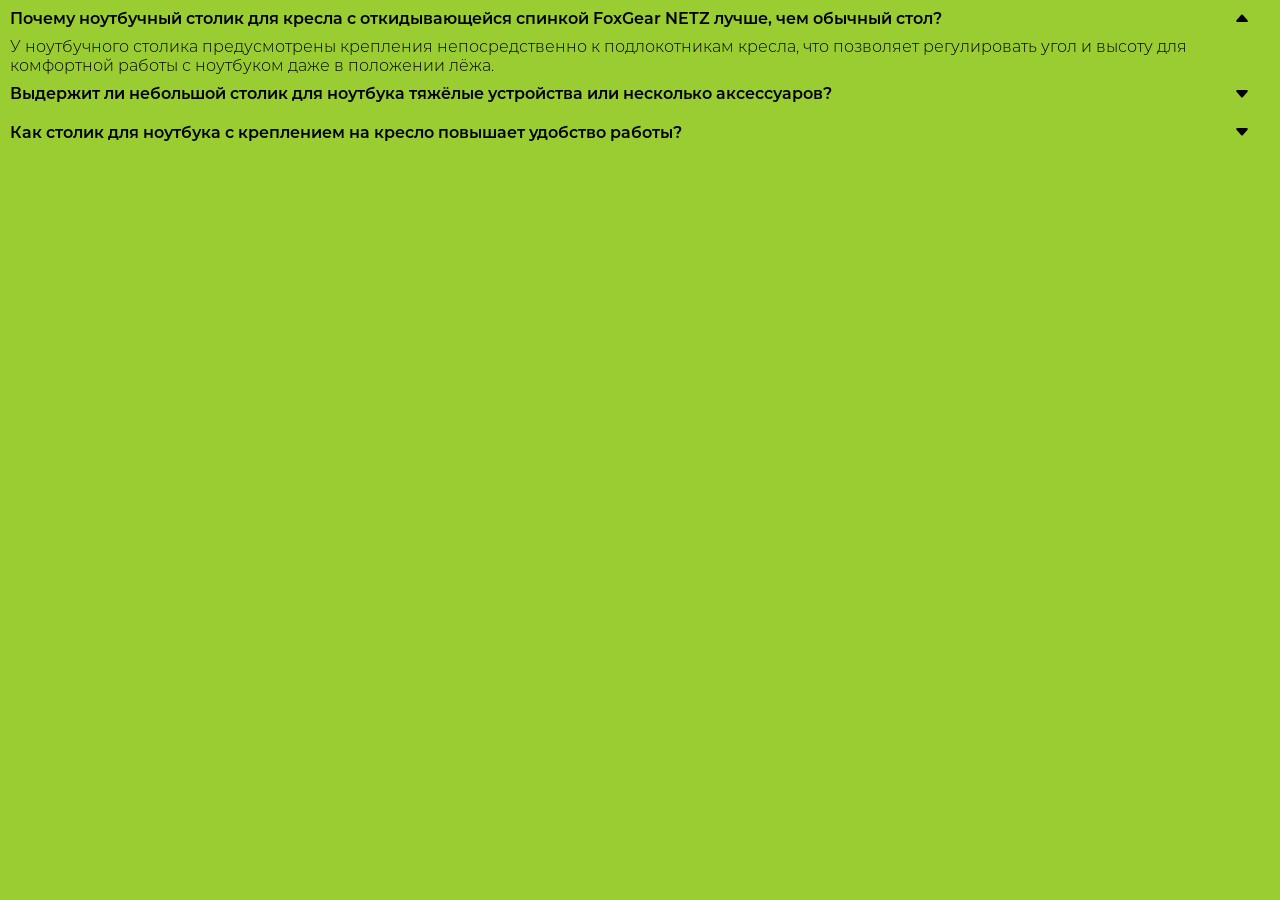
<file: blocks/accordion/accordion.html>
<!DOCTYPE html>
<html lang="ru">
<head>
    <meta charset="UTF-8">
    <meta name="viewport" content="width=device-width, initial-scale=1.0">
    <title>Accordion Block</title>
    <link rel="stylesheet" href="../../css/common/normalize.css">
    <link rel="stylesheet" href="../../css/common/consts.css">
    <link rel="stylesheet" href="../../css/common/owl.carousel.min.css" >
    <link rel="stylesheet" href="../../css/common/owl.theme.default.min.css">
    <link rel="stylesheet" href="../section-title/css/section-title.css">
    <link rel="stylesheet" href="css/accordion.css">
</head>
<body style="background-color: yellowgreen; padding: 10px;">
    <div class="wrapper">
        <section class="accordion">
            <div class="accordion__content">
                <div class="accordion__item accordion__item_active">
                    <div class="accordion__item-title">
                        Почему ноутбучный столик для кресла с откидывающейся спинкой FoxGear NETZ лучше, чем обычный стол?
                    </div>
                    <div class="accordion__item-content">
                        У ноутбучного столика предусмотрены крепления непосредственно к подлокотникам кресла, что позволяет регулировать угол и высоту для комфортной работы с ноутбуком даже в положении лёжа.
                    </div>
                </div>
                <div class="accordion__item">
                    <div class="accordion__item-title">
                        Выдержит ли небольшой столик для ноутбука тяжёлые устройства или несколько аксессуаров?
                    </div>
                    <div class="accordion__item-content">
                        Да! Этот небольшой столик для ноутбука компактный, но очень прочный, с усиленной поверхностью, способной выдерживать ноутбуки весом до 7 килограммов. Таже у него нескользящие кромки, чтобы мышь не падала. Ещё на него можно поставить планшет, положить мобильный телефон и чашку.
                    </div>
                </div>
                <div class="accordion__item">
                    <div class="accordion__item-title">
                        Как столик для ноутбука с креплением на кресло повышает удобство работы?
                    </div>
                    <div class="accordion__item-content">
                        Этот столик крепится к подлокотникам кресла FoxGear NETZ, что позволяет комфортно работать при любом положении спинки - в вертикальном, наклонном, откинутом. Пять установок угла наклона помогает адаптироваться к наклону спинки так, чтобы экран ноутбука всегда оставался перед глазами. Это также уменьшает утомление шеи. Кроме того, подставка с отверстиями под ноутбук улучшает вентиляцию ноутбука, уменьшая его нагрев, что просто необходимо во время интенсивной работы.
                    </div>
                </div>
            </div>
        </section>
    </div>

    <script src="scripts/accordion.js"></script>
</body>
</html>
</file>
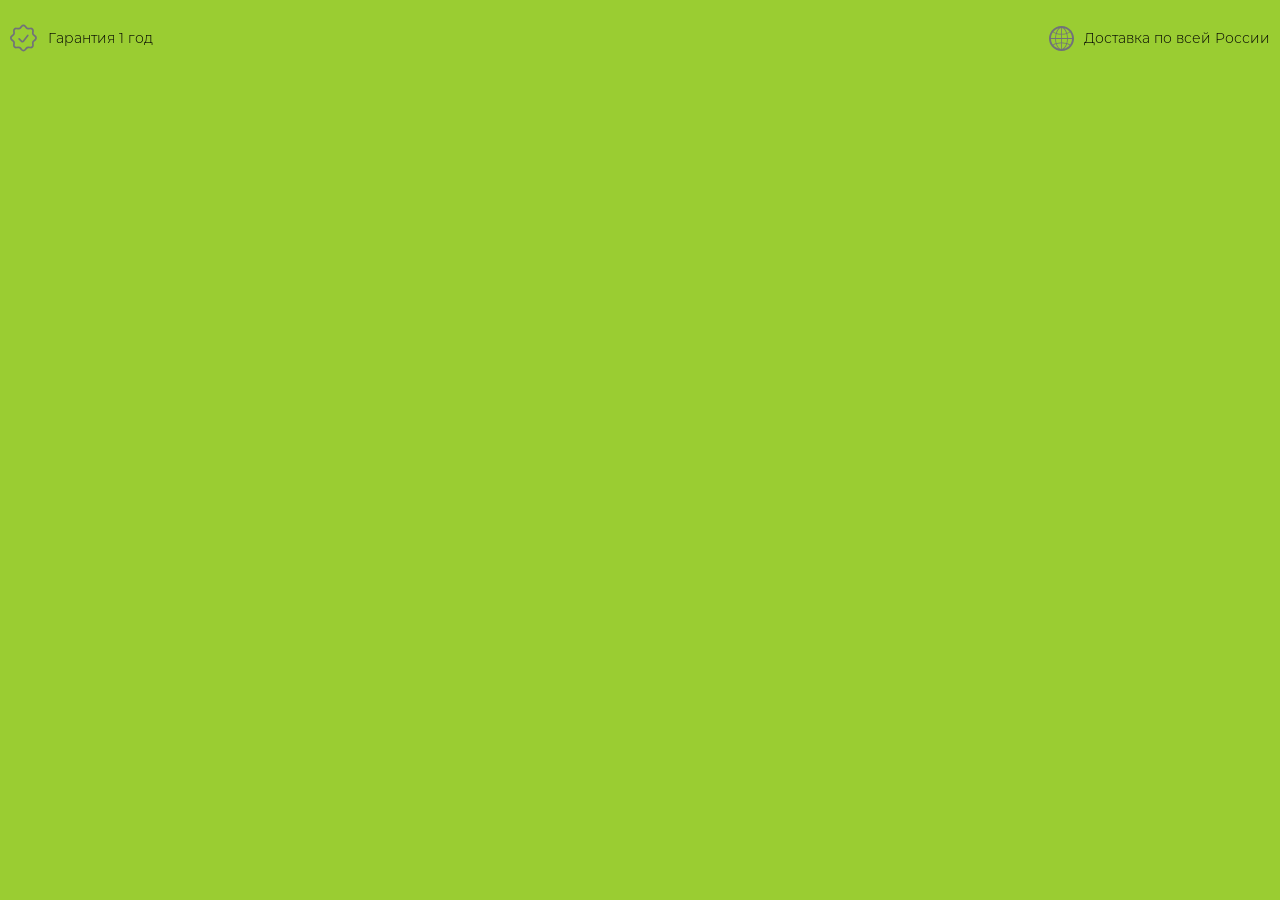
<file: blocks/benefits/benefits.html>
<!DOCTYPE html>
<html lang="ru">
<head>
    <meta charset="UTF-8">
    <meta name="viewport" content="width=device-width, initial-scale=1.0">
    <title>Benefits Block</title>
    <link rel="stylesheet" href="../../css/common/normalize.css">
    <link rel="stylesheet" href="../../css/common/consts.css">
    <link rel="stylesheet" href="css/benefits.css">
</head>
<body style="background-color: yellowgreen; padding: 10px;">
    <ul class="benefits">
        <li class="benefits__benefit">
            <img class="benefits__image benefits__image_warranty"
                src="images/warranty.svg" 
                alt="Гарантия">
            <div class="benefits__text">
                Гарантия 1 год
            </div>
        </li>
        <li class="benefits__benefit">
            <img class="benefits__image benefits__image_delivery"
                src="images/earth.svg" 
                alt="Доставка">
            <div class="benefits__text">
                Доставка по всей России
            </div>
        </li>
    </ul>
    
</body>
</html>
</file>
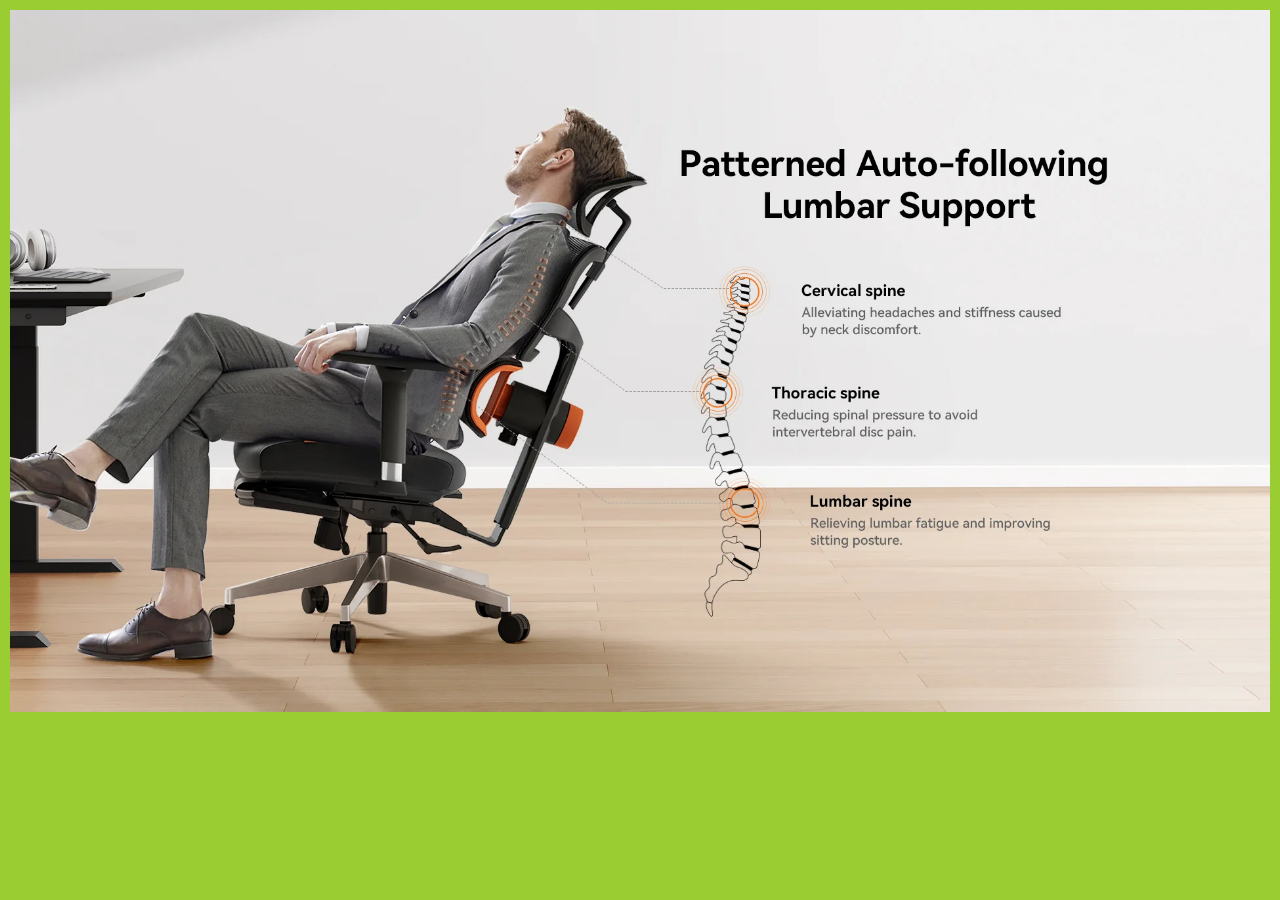
<file: blocks/block-image/block-image.html>
<!DOCTYPE html>
<html lang="ru">
<head>
    <meta charset="UTF-8">
    <meta name="viewport" content="width=device-width, initial-scale=1.0">
    <title>Image Block</title>
    <link rel="stylesheet" href="../../css/common/normalize.css">
    <link rel="stylesheet" href="../../css/common/consts.css">
    <link rel="stylesheet" href="../../css/common/owl.carousel.min.css" >
    <link rel="stylesheet" href="../../css/common/owl.theme.default.min.css" >
    <link rel="stylesheet" href="css/block-image.css">
</head>
<body style="background-color: yellowgreen; padding: 10px;">
    <div class="block-image">
        <picture>
        <source 
            srcset="images/block-image-01.webp"
            media="(min-width: 769px)">
        <source 
            srcset="images/768/block-image-01.webp"
            media="(max-width: 768px)">
        <img class="block-image__image"
            src="images/block-image-01.webp"
            alt="Эргономичное офисное кресло">
        </picture>
    </div>
</body>
</html>
</file>
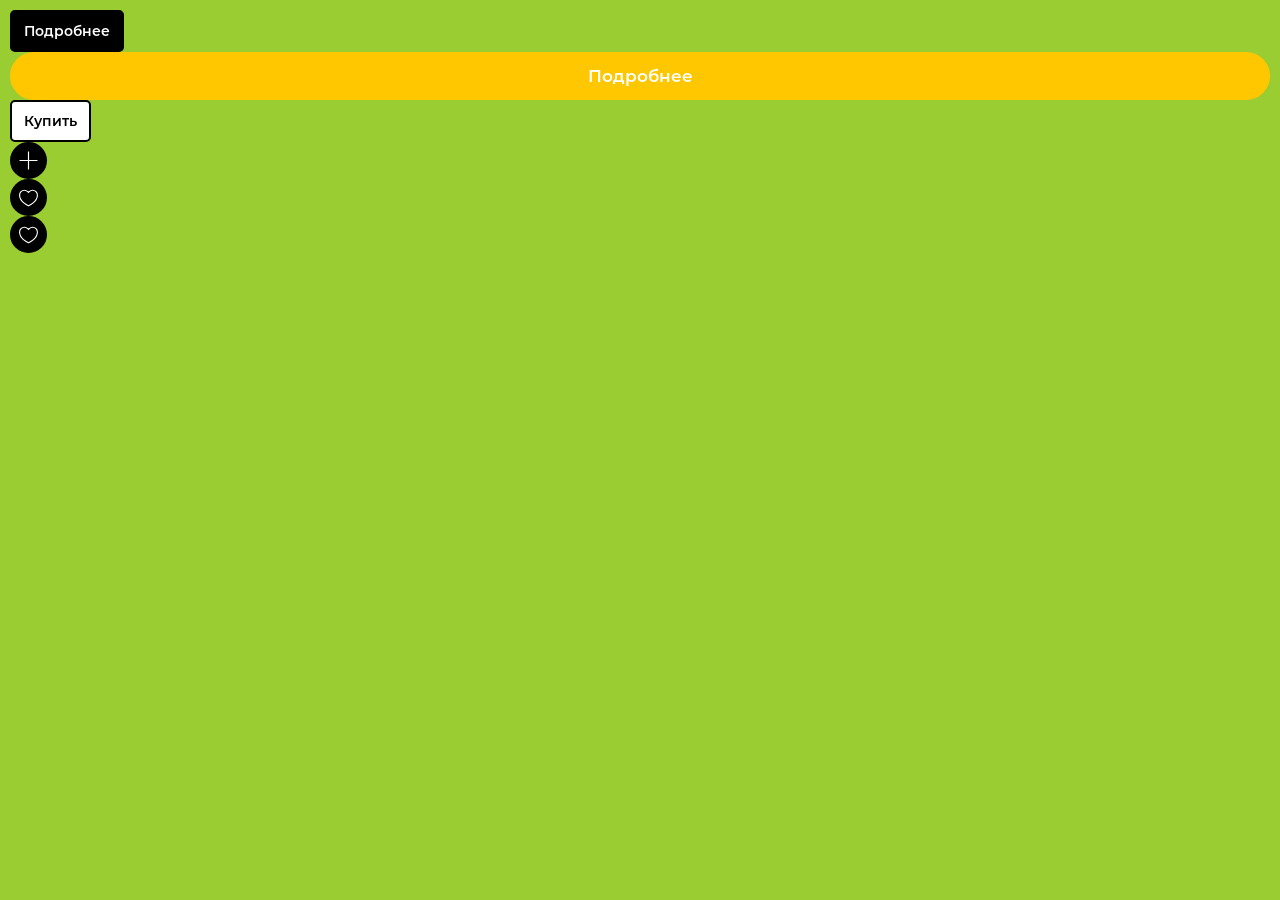
<file: blocks/button/button.html>
<!DOCTYPE html>
<html lang="ru">
<head>
    <meta charset="UTF-8">
    <meta name="viewport" content="width=device-width, initial-scale=1.0">
    <title>Button Block</title>
    <link rel="stylesheet" href="../../css/common/normalize.css">
    <link rel="stylesheet" href="../../css/common/consts.css">
    <link rel="stylesheet" href="css/button.css">
</head>
<body style="background-color: yellowgreen; padding: 10px;">
    <button class="button" type="button">
        Подробнее
    </button>

    <button class="button button_buy" type="button">
        Подробнее
    </button>

    <button class="button button_outlined" type="button">
        Купить
    </button>

    <button class="button button_rounded button_plus" type="button">

    </button>
    <button class="button button_rounded button_heart" type="button">

    </button>

    <button class="button button_rounded button_heart" type="button">

    </button>
    
</body>
</html>
</file>
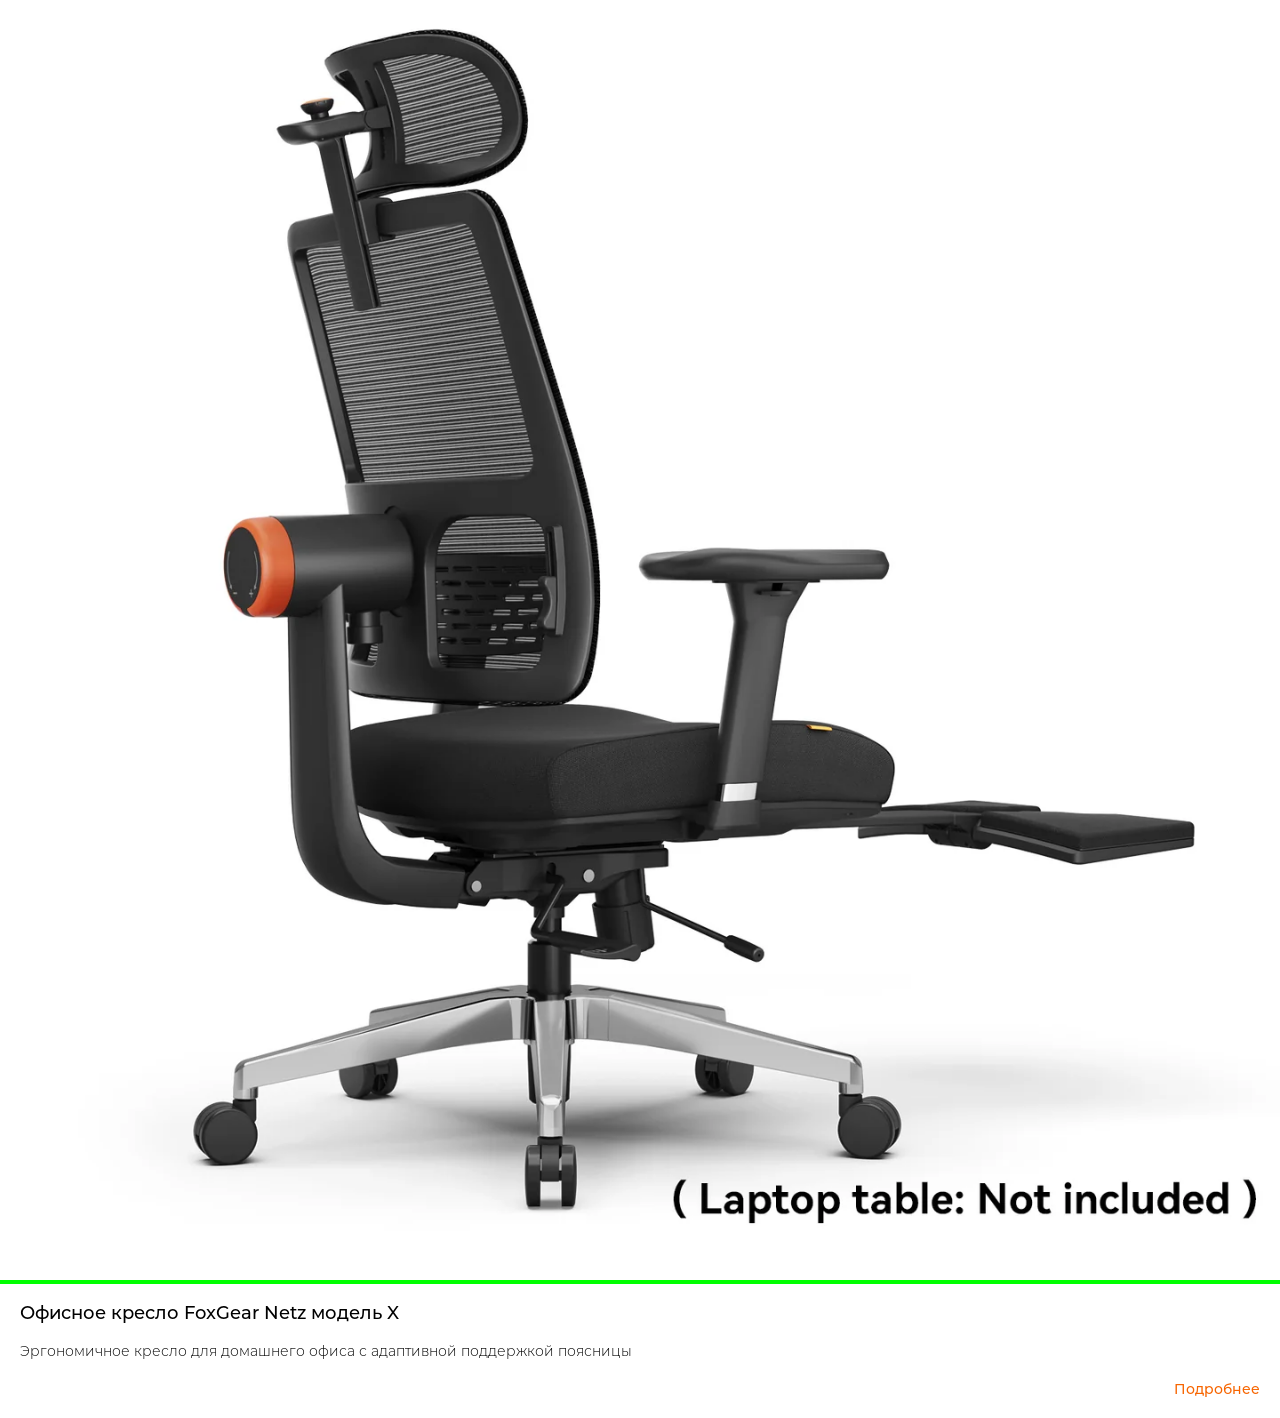
<file: blocks/card-product/card-product.html>
<!DOCTYPE html>
<html lang="ru">
<head>
    <meta charset="UTF-8">
    <meta name="viewport" content="width=device-width, initial-scale=1.0">
    <title>Card Product Block</title>
    <link rel="stylesheet" href="../../css/common/normalize.css">
    <link rel="stylesheet" href="../../css/common/consts.css">
    <link rel="stylesheet" href="../../css/common/consts.css">
    <link rel="stylesheet" href="css/card-product.css">
</head>
<body style="background-color: lime;">
    <div class="card-product">
        <div class="card-product__image">
            <img class="card-product__image-img"
                src="images/magic-h-black.webp"
                alt="Кресло FoxGear Netz модель X">
        </div>
        <div class="card-product__content">
            <div class="card-product__title">
                Офисное кресло FoxGear Netz модель X
            </div>
            <div class="card-product__description">
                Эргономичное кресло для домашнего офиса с адаптивной поддержкой поясницы
            </div>
            <div class="card-product__more">Подробнее</div>
            <a class="card-product__link"
                href="#"
                title="Открыть страницу с офисным креслом FoxGear Netz модель X"
            ></a>
        </div>
    </div>
</body>
</html>
</file>
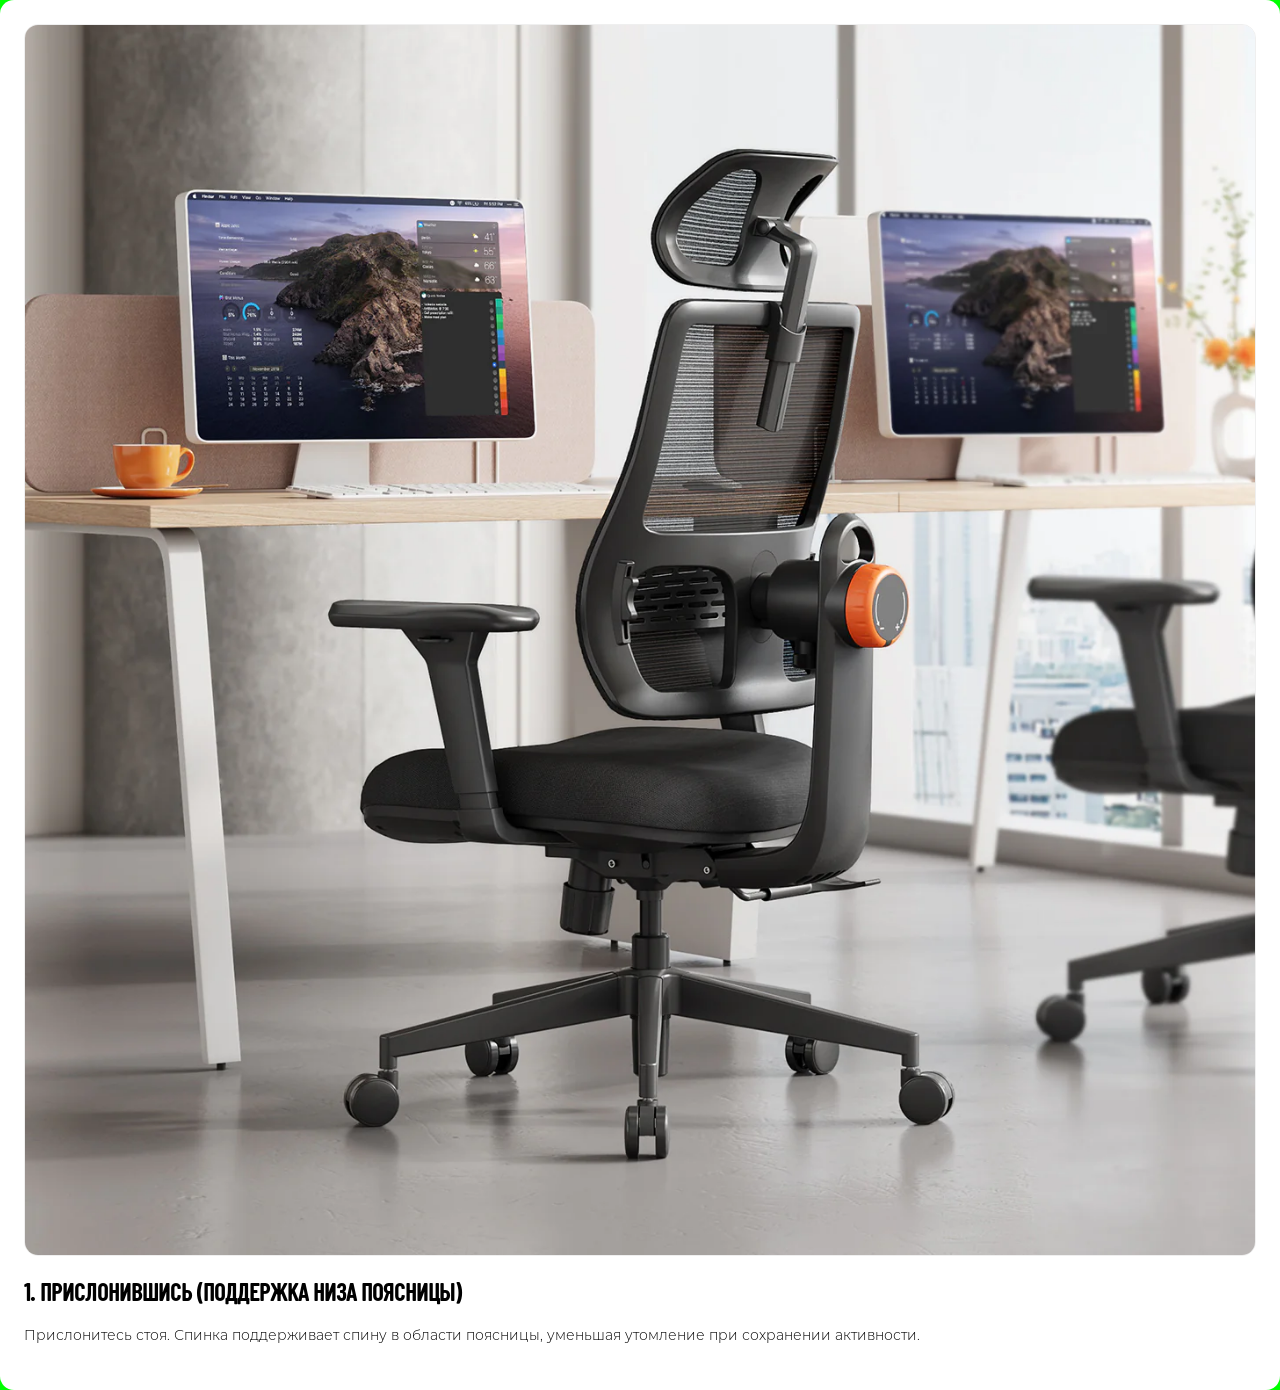
<file: blocks/card-single/card-single.html>
<!DOCTYPE html>
<html lang="ru">
<head>
    <meta charset="UTF-8">
    <meta name="viewport" content="width=device-width, initial-scale=1.0">
    <title>Card Product Block</title>
    <link rel="stylesheet" href="../../css/common/normalize.css">
    <link rel="stylesheet" href="../../css/common/consts.css">
    <link rel="stylesheet" href="css/card-single.css">
</head>
<body style="background-color: lime;">
    <div class="card-single">
        <img class="card-single__image"
            src="images/03.webp"
            alt="Кресло FoxGear Netz One">
        <div class="card-single__content">
            <div class="card-single__title">
                1. Прислонившись (поддержка низа поясницы)
            </div>
            <div class="card-single__description">
                Прислонитесь стоя. Спинка поддерживает спину в области поясницы, уменьшая утомление при сохранении активности.
            </div>
        </div>
        <a class="card-single__link"
            href="https://foxgear.store/pages/netz-one/"
            title="Посмотреть кресло кресло FoxGear Netz One">
        </a>
    </div>
</body>
</html>
</file>
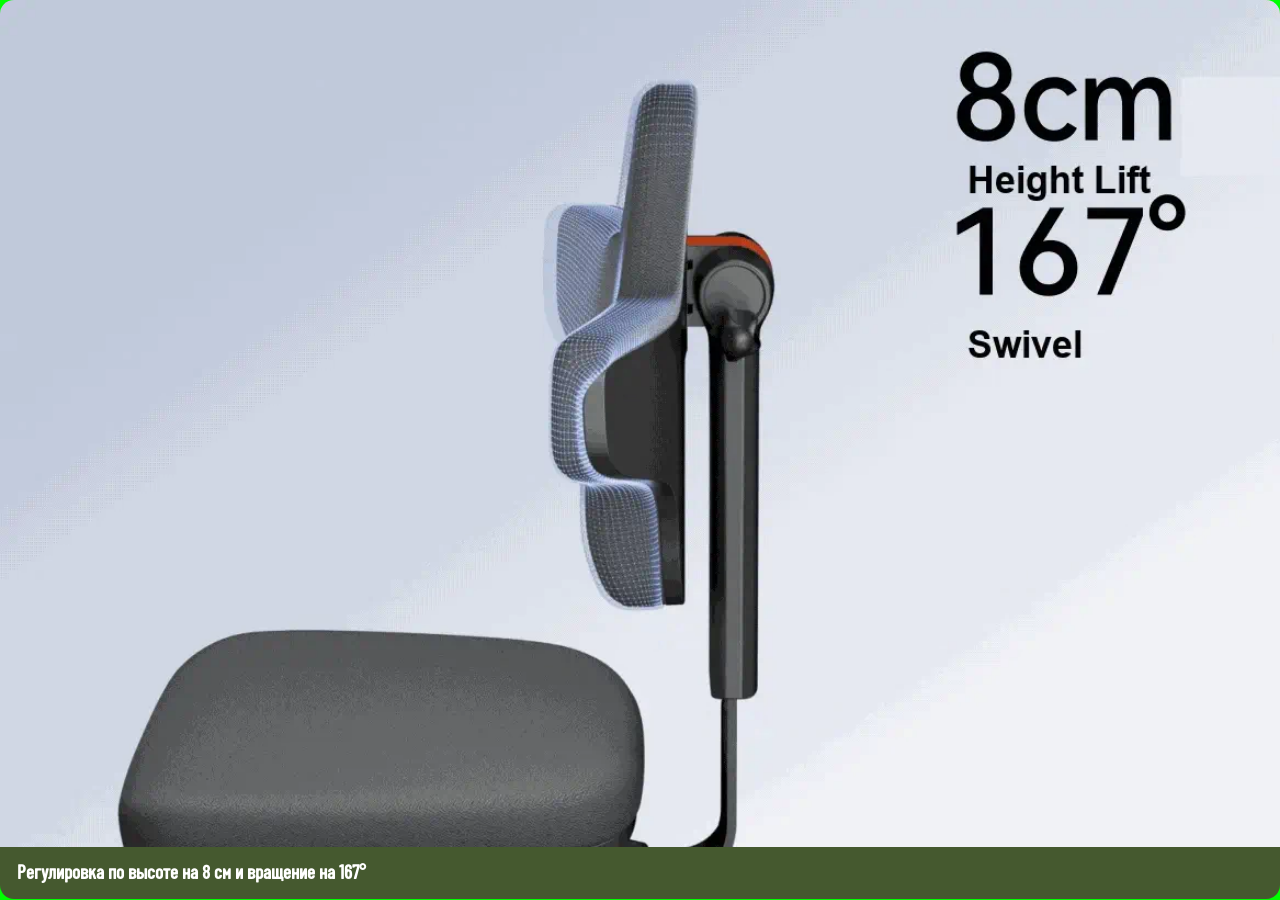
<file: blocks/card-slider/card-slider.html>
<!DOCTYPE html>
<html lang="ru">
<head>
    <meta charset="UTF-8">
    <meta name="viewport" content="width=device-width, initial-scale=1.0">
    <title>Card Slider Block</title>
    <link rel="stylesheet" href="../../css/common/normalize.css">
    <link rel="stylesheet" href="../../css/common/consts.css">
    <link rel="stylesheet" href="css/card-slider.css">
</head>
<body style="background-color: lime;">
    <div class="card-slider">
        <img class="card-slider__image"
            src="images/01.webp"
            alt="Регулировка по высоте на 8 см и вращение на 167&deg;">
        <div class="card-slider__content">
            <div class="card-slider__title">
                Регулировка по высоте на 8 см и вращение на 167&deg;
            </div>
        </div>
    </div>
</body>
</html>
</file>
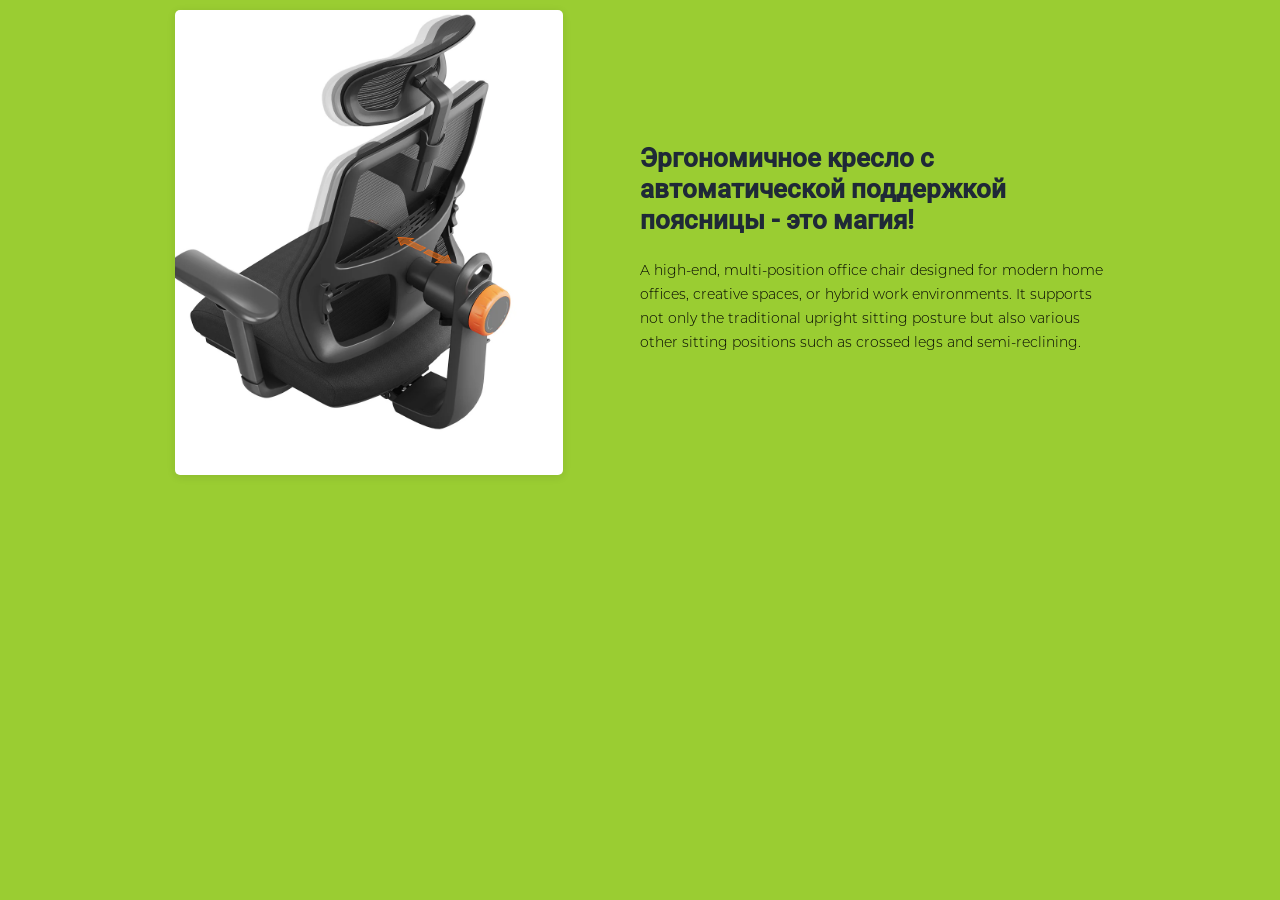
<file: blocks/grid-image-text/grid-image-text.html>
<!DOCTYPE html>
<html lang="ru">

<head>
    <meta charset="UTF-8">
    <meta name="viewport" content="width=device-width, initial-scale=1.0">
    <title>Grid Image Text Block</title>
    <link rel="stylesheet" href="../../css/common/normalize.css">
    <link rel="stylesheet" href="../../css/common/consts.css">
    <link rel="stylesheet" href="../wrapper/css/wrapper.css">
    <link rel="stylesheet" href="../section-title/css/section-title.css">
    <link rel="stylesheet" href="css/grid-image-text.css">
</head>

<body style="background-color: yellowgreen; padding: 10px;">
    <div class="wrapper">

        <div class="grid-image-text">
            <div class="grid-image-text__image">
                <img class="grid-image-text__img" src="images/01.webp" alt="Автоматическая поддержка поясницы">
            </div>

            <div class="grid-image-text__text">
                <h2 class="section-title grid-image-text__title">Эргономичное кресло с автоматической поддержкой поясницы -
                    это магия!</h2>
                <p class="grid-image-text__description">A high-end, multi-position office chair designed for modern home
                    offices, creative spaces, or hybrid work environments. It supports not only the traditional upright
                    sitting posture but also various other sitting positions such as crossed legs and semi-reclining.</p>
            </div>
        </div>

    </div>
</body>

</html>
</file>
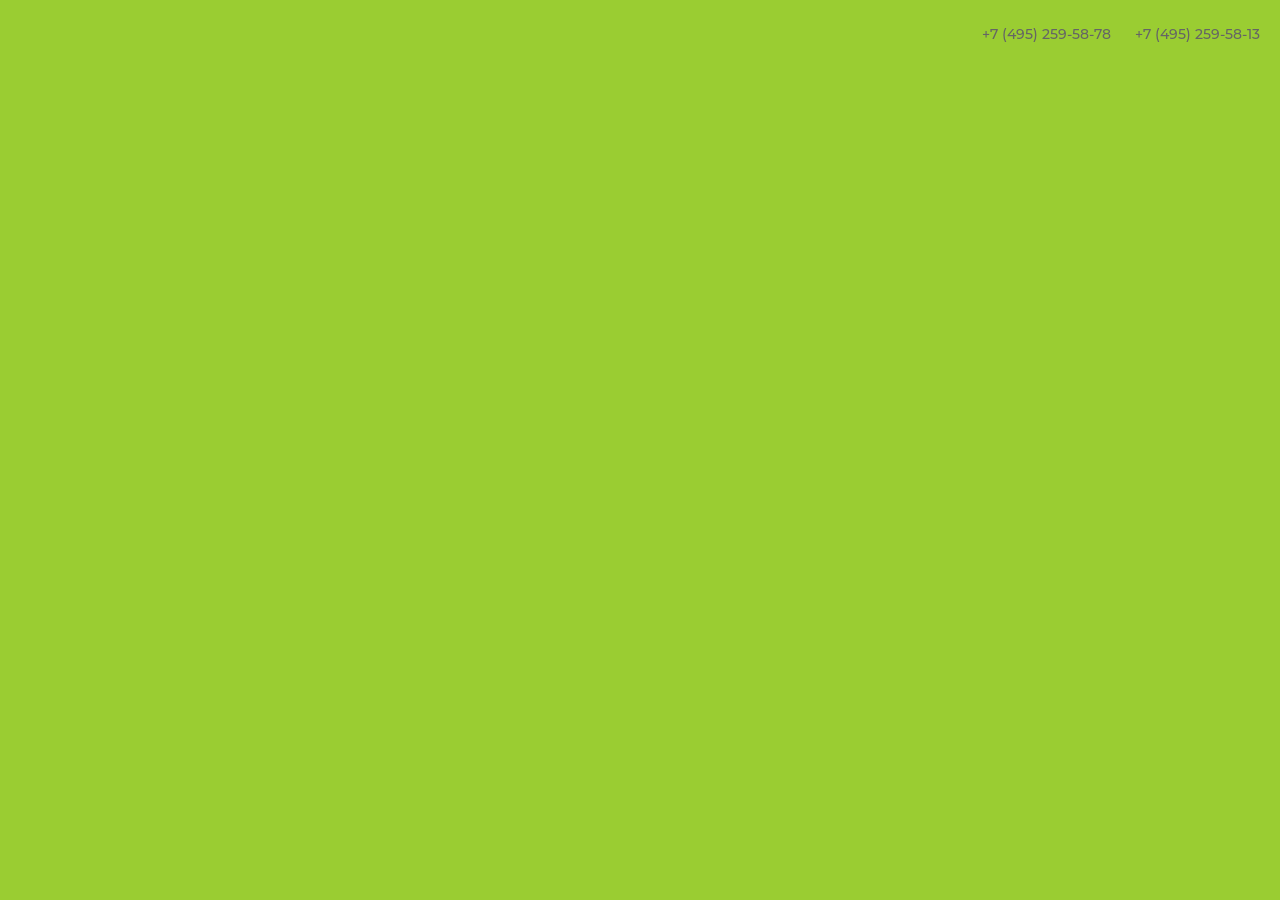
<file: blocks/header-contact/header-contact.html>
<!DOCTYPE html>
<html lang="ru">
<head>
    <meta charset="UTF-8">
    <meta name="viewport" content="width=device-width, initial-scale=1.0">
    <title>Button Block</title>
    <link rel="stylesheet" href="../../css/common/normalize.css">
    <link rel="stylesheet" href="../../css/common/consts.css">
    <link rel="stylesheet" href="css/header-contact.css">
</head>
<body style="background-color: yellowgreen; padding: 10px;">
    <div class="header-contact">
        <a class="header-contact__link" href="tel:+74952595878" title="+7 (495) 259-58-78" target="_blank" rel="noopener">
            +7 (495) 259-58-78
        </a>
        <a class="header-contact__link" href="tel:+74952595813" title="+7 (495) 259-58-13" target="_blank" rel="noopener">
            +7 (495) 259-58-13
        </a>
    </div>    
</body>
</html>
</file>
<file: css/common/consts.css>
@import url("./fonts.css");

:root {

/*
    Размеры экрана
*/

    --max-content-width:        1920px;
    --header-width:             1600px;
    --wrapper-width:            1440px;
    --content-width:            1230px;
    /*--tech-table-width:         1200px; */


/*
    Основная палитра
*/
    --black:                    #000000; /* main text */
    --gray-deep-dark:           #1F2937; /* section titles */
    --gray-darker:              #252525; /* section title page*/

    --gray-dark:                #3C3C3C; /* back to top */
    --gray:                     #656565; /* description */
    --gray-medium:              #B7B7B7; /* p declaration */
    --gray-light:               #D2D7D7; /* description */
    --gray-neutral:             #DCE2E1; /* p declaration */
    --gray-lighter:             #E8E8E1; /* review background */
    --off-white:                #F5F5F5; /* menu mobile background, wrapper gray */
    --white:                    #FFFFFF; /* background */


    --red:                      #FF6666; /* form error */
    --orange:                   #F76500; /* text link */
    --orange-light:             #FFA366; /* text link hover*/
    --yellow:                   #F0C417; /* buy button */
    --yellow-light:             #F3D045; /* buy button hover*/
    --beige:                    #F6F4F1; /* button selected background*/
    --green:                    #00DFA9; /* button selected */
    --green-light:              #E0F3EF; /* button selected background*/
    --blue:                     #4A90E2; /* blue button */
    --violet:                   #7671ff; /* text link dark */
    --violet-light:             #a29ff3;

    /* Не используются */

    --black-dark:               #2C2C2C; /* block panel background and border */
    --gray-dark:                #747474; /* gray button */
    --gray-light:               #EFEFEF; /* button outlined hover */


/*
    Шрифты
*/

    --text-color-main:          var(--black);
    --text-color-inverted:      var(--white);
    --text-color-menu:          var(--gray);
    --text-color-title-table:   var(--gray-darker);

    --text-family-main:         Montserrat, arial, sans-serif;
    --text-family-menu:         Montserrat, arial, sans-serif;
    --text-family-title:        'Barlow Condensed', arial, sans-serif;
    --text-family-section-title: "Roboto", Helvetica, Arial, sans-serif;

    --text-size-section:        42px;
    --text-size-card:           22px;
    --text-size-legend:         18px;
    --text-size-page:           18px;
    --text-size-menu:           14px;
    --text-size-product:        16px;
    --text-size-footer:         16px;
    --text-size-single:         16px;
    --text-size-main:           14px;
    --text-size-tech-specs:     12px;

    --text-size-section_mobile: 26px;
    --text-size-legend_mobile:  16px;
    --text-size-footer_mobile:  13px;
    --text-size-single_mobile:  15px;

    --text-weight-main:         300;
    --text-weight-semibold:     400;
    --text-weight-bold:         600;
    --text-weight-extrabold:    700;

    --text-line-height-section: 36px;
    --text-line-height-large:   24px;
    --text-line-height-footer:  23px;
    --text-line-height-specs:   22px;
    --text-line-height-main:    18px;


    --text-line-height-section_mobile: 28px;
    --text-line-height-footer_mobile:  20px;

    /* Для тёмного фона */

    --special-title: var(--violet);


/*
    Фоны
*/
    --background-color-main: var(--white);
    --background-color-gray: var(--off-white);
    --background-color-black: var(--black);
    --background-color-menu: var(--white);
    --background-color-inverted: var(--black);
    --background-color-card: var(--gray-deep-dark);
    --background-color-table: var(--off-white);

/*
    Рамки
*/
    --border-color-table:           var(--gray-medium);
    --border-radius-hero-image:     10px; /* hero-single image  */
    --border-radius-hero-slider:    14px; /* hero-slider  */
    --border-radius-hero-video:     20px; /* hero-single video  */
    --border-radius-button:         5px; /* panel  */
    --border-radius-card:           14px; /* card-product */
    --border-radius-flex:           12px; /* card-product */
    --border-radius-menu-mobile:    14px; /* menu-mobile  */
    --border-radius-gallery-image:  3px; /* hero-single gallery image  */
    --border-radius-table:          4px; /* table  */

/*
    Ссылки
*/

    --link-normal-color:            var(--orange);
    --link-normal-color_hover:      var(--orange-light);
    --link-normal-color_disabled:   var(--gray);

/* Для тёмного фона */

    --link-normal-color-dark-bk:   var(--violet);
    --link-normal-color_hover-dark-bk: var(--violet-light);

/*
    Кнопки
*/
    --button-rounded-color:                    var(--white);
    --button-rounded-background-color:         var(--black);
    --button-rounded-background-color_hover:   var(--black);
    --button-rounded-border-color:             var(--black);
}
</file>
<file: css/common/typography.css>
.p_centered {
    text-align: center;
}

.p_bold {
    font-weight: bold;
}

.p_limited {
    display: block;
    max-width: 700px;
    margin-left: auto;
    margin-right: auto;

    text-align: center;
}
</file>
<file: blocks/wrapper/css/wrapper.css>
.wrapper {
    width: 100%;
    max-width: 1440px;
    margin: 0 auto;
}

.wrapper-1600 {
    width: 100%;
    max-width: var(--header-width, 1600px);
    padding: 0;
}

.wrapper-1300 {
    width: 100%;
    max-width: var(--content-width, 1230px);
    padding: 0;
    margin: 0 auto;
}

@media (max-width: 1600px) {
    .wrapper-1600 {
        padding: 0 40px;
    }
}

@media screen and (max-width: 1440px) {
    .wrapper {
        max-width: 1440px;

        padding: 0 40px;
    }
}

@media screen and (max-width: 970px) {
    .wrapper {
        max-width: 970px;

        padding: 0 30px;
    }
}

@media screen and (max-width: 700px) {
    .wrapper {
        max-width: 970px;

        padding: 0 20px;
    }
}
</file>
<file: blocks/logo/css/logo.css>
.logo__link {
    display: flex;
    justify-content: center;
    align-items: center;
    width: 100%;
    height: auto;
}

.logo__image {
    width: 100%;
    height: auto;
}
</file>
<file: blocks/menu-main/css/menu-main.css>
.menu-main {
    color: var(--text-color-menu, #656565);
    font-family: var(--text-family-menu, sans-serif);
    font-size: var(--text-size-menu, 14px);
    font-weight: var(--text-weight-semibold, 400);
}

.menu-main__items {
    display: flex;
    flex-direction: row;
    justify-content: center;
    align-items: center;
    height: 100%;

    margin: 0;
    padding: 1px 0;
    width: 100%;

    list-style: none;
    flex-wrap: nowrap;
}

.menu-main__item {
    position: relative;
}

.menu-main__link {
    display: inline-block;
    padding: 14px clamp(5px, calc(5px + (15 * (100vw - 901px) / 699)), 20px);

    color: var(--text-color-menu, #3C3C3C);

    text-decoration: none;

    border-top: 2px solid var(--white, #FFFFFF);
    border-bottom: 2px solid var(--white, #FFFFFF);

    transition: background 0.3s;

    cursor: pointer;
}

.menu-main__link:hover  {
    color: var(--black, #000000);

    border-bottom: 2px solid var(--black, #000000);
}

@media (max-width: 970px) {
    .menu-main {
        min-width: 0;
        height: 52px;
        opacity: 0;
    }

    .menu-main__item {
        width: 0;
    }
}
</file>
<file: blocks/button-menu-mobile/css/button-menu-mobile.css>
.button-menu-mobile {
    display: none;
    justify-self: end;
    width: 20px;
    height: 20px;

    justify-self: end;

    cursor: pointer;
}

.button-menu-mobile__icon {
    fill: none;
    stroke-width: 3px;
    stroke: currentColor !important;
    stroke-linecap: round;
    stroke-linejoin: round;
}

.button-menu-mobile__icon-line1,
.button-menu-mobile__icon-line2,
.button-menu-mobile__icon-line3 {
    transform: none;
    transform-origin: center;
    transition: all .3s cubic-bezier(.18,.77,.58,1);
}

.button-menu-mobile_active .button-menu-mobile__icon-line1 {
    transform: rotate(45deg);
    transform-origin: 20% 30%;
}

.button-menu-mobile_active .button-menu-mobile__icon-line2 {
    opacity: 0;
}

.button-menu-mobile_active .button-menu-mobile__icon-line3 {
    transform: rotate(-45deg);
    transform-origin: 15% 66%;
}

@media (max-width: 970px) {
    .button-menu-mobile {
        display: block;
        margin-left: 66px;
    }
}
</file>
<file: blocks/header/css/header.css>
.header {
    position: fixed;

    width: 100%;
    margin: 0 auto;
    padding: 0;

    font-family: var(--text-family-main, sans-serif);

    background-color: var(--background-color-menu, #FFFFFF);

    box-shadow: 0 0 25px rgb(0 0 0 / 10%);

    z-index: 500;
}

.hidden {
    display: none !important;
}

.header__wrapper {
    display: grid;
    grid-template-columns: 1fr auto auto 1fr;
    justify-content: space-between;
    align-items: center;
    width: 100%;
    max-width: var(--header-width, 1600px);
    margin: 0 auto;
}

.header__logo {
    justify-self: start;
    display: flex;

    width: 86px;
    height: 24px;
}

@media (max-width: 1600px) {
    .header__wrapper {
        padding: 0;
    }

    .header {
        padding: 0 40px;
    }
}

@media (max-width: 970px) {
    .header {
        padding: 0 14px;
    }

    .header__wrapper {
        padding: 0;
    }

    .header__logo {
        width: 77px;
        height: 21px;
    }

    .menu-mobile-button {
        margin-left: 30px;
    }
}
</file>
<file: blocks/menu-mobile/css/menu-mobile.css>
.menu-mobile {
    position: fixed;
    display: block;
    width: 100%;
    top: 50px;
    left: 0;
    padding: 20px;

    color: var(--text-color-main, #000000);
    font-family: var(--text-family-main, sans-serif);
    font-size: var(--text-size-menu, 16px);
    font-weight: var(--text-weight-main, 400);

    background-color: var(--white, #FFFFFF);

    box-shadow: rgba(0, 0, 0, 0.15) 0px 10px 25px 0px;

    opacity: 1;

    transition: opacity 0.1s ease, top 0.2s ease;

    z-index: 300;
}

.transparent {
    top: -500px;
    opacity: 0;
}


.noscroll {
    overflow: hidden;
}

.menu-mobile__content {
    padding: 10px 0;

    background-color: var(--off-white, #F8F8F8);

    border-radius: var(--border-radius-menu-mobile, 14px);

    overflow: hidden;
}

.menu-mobile__items {
    margin: 0;
    padding: 0;

    list-style: none;
}

.menu-mobile__item-link {
    display: flex;
    flex-direction: row;
    justify-content: space-between;
    align-items: center;
    height: 20px;
    margin: 5px 0;
    padding: 0 20px 0 10px;

    color: inherit;

    text-decoration: none;
}

.menu-mobile__item-title {
    width: 100%;
    padding-left: 10px;

    text-align: left;

}

.menu-mobile__item-arrow {
    flex: 0 0 auto;
    width: 11px;
    height: 11px;
    margin-left: 10px;

    background: url(../images/arrow-right.svg);
    background-position: center;
    background-repeat: no-repeat;
    background-size: 11px 11px;
}
</file>
<file: blocks/header-contact/css/header-contact.css>
.header-contact {
    color: var(--text-color-menu, #656565);
    font-family: var(--text-family-menu, sans-serif);
    font-size: var(--text-size-menu, 14px);
    font-weight: var(--text-weight-semibold, 400);

    text-align: right;
}
.header-contact__link {
    display: inline-block;
    padding: 14px 10px;

    color: var(--text-color-menu, #3C3C3C);

    text-decoration: none;

    border-top: 2px solid transparent;
    border-bottom: 2px solid transparent;

    transition: background 0.3s;

    cursor: pointer;
}

.header-contact__link:hover  {
    color: var(--black, #000000);
}

@media screen and (max-width: 970px) {
    /* .header-contact {
        display: none;
    } */
}
</file>
<file: blocks/rating/css/rating.css>
.rating {
    display: flex;

    color: var(--text-color-main, #000000);
    font-family: var(--text-family-main, sans-serif);
    font-size: var(--text-size-main, 14px);
    font-weight: var(--text-weight-main, 400);

    line-height: 16px;
}

.rating__stars {
    margin-right: 8px;

    white-space: nowrap;
}

.rating__star {
    display: inline-block;
    width: 14px;
    height: 14px;

    background-position: center;
    background-repeat: no-repeat;
    background-size: 14px;

    background-color: #000000;

    -webkit-mask: url("../images/star.svg") no-repeat center / contain;
    mask: url("../images/star.svg") no-repeat center / contain;

}

.rating__star:last-child {
   margin-right: 0;
}

.rating__star_blank {
    background-image: url("../images/star-blank.svg");
}
</file>
<file: blocks/button/css/button.css>
.button {
    display: flex;
    justify-content: center;
    align-items: center;
    flex: 0 0 auto;
    padding: 10px 12px;

    color: var(--button-normal-color, #FFFFFF);
    font-family: var(--text-family-main, sans-serif);
    font-size: var(--text-size-main, 16px);
    font-weight: var(--text-weight-bold, 600);

    line-height: var(--text-line-height-main, 20px);
    text-align: center;

    background-color: var(--button-normal-background-color, #000000);
    border: 2px solid var(--button-normal-border-color, #000000);
    border-radius: var(--border-radius-button, 8px);

    outline: none;

    cursor: pointer;

    transition: background-color 0.2s ease-in-out;
}

.button:hover {
    background-color: var(--button-normal-background-color_hover, #3C3C3C);

    border: 2px solid var(--button-normal-background-color_hover, #3C3C3C);
}

.button_buy {
    width: 100%;
    padding: 10px 25px;

    font-size: 17px;

    line-height: 24px;

    background-color: var(--button-buy-background-color, #FFC700);

    border-color: var(--button-buy-border-color, #FFC700);
    border-radius: 24px;
}

.button_buy:hover {
    background-color: var(--button-buy-background-color_hover, #F2CC37);
    border-color: var(--button-buy-background-color_hover, #FFC700);
}

.button_outlined {
    color: var(--button-outlined-color, #000000);

    background-color: var(--button-outlined-background-color, #FFFFFF);

    border: 2px solid var(--button-normal-border-color, #000000);
}

.button_outlined:hover {
    background-color: var(--button-outlined-background-color_hover, #EFEFEF);
}

.button_rounded {
    width: 37px;
    height: 37px;

    background-color: var(--button-rounded-background-color, #000000);

    border-radius: 50%;

    transition: all 0.3s ease;
}

.button_rounded:hover {
    background-color: var(--button-rounded-background-color_hover, #000000);

    transform: scale(1.15);
}

.button_plus {
    background-image: url("../images/button_plus.svg");
    background-position: center center;
    background-repeat: no-repeat;
    background-size: 25px 25px;
}

.button_heart {
    background-image: url("../images/button_heart.svg");
    background-position: center center;
    background-repeat: no-repeat;
    background-size: 19px 18px;
}


a.button {
    text-decoration: none;
}

@media screen and (max-width: 768px) {
    .button_buy {
        width: 100%;
        padding: 14px 25px;

        font-size: 17px;

        line-height: 24px;
    }
}
</file>
<file: blocks/accordion/css/accordion.css>
.accordion {
    width: 100%;
    max-width: var(--wrapper-width, 1200px);

    color: var(--text-color-main, #000000);
    font-family: var(--text-family-main, sans-serif);
    font-weight: var(--text-weight-main, 300);
}

.accordion__title {
    margin-bottom: 0px;
}

.accordion__content {
    display: block;
    width: 100%;
}

.accordion__item {
    margin-bottom: 0px;
}

.accordion__item-title {
    position: relative;
    padding: 0 46px 0 0;

    font-weight: var(--text-weight-bold, 700);

    /* text-transform: uppercase; */

    cursor: pointer;
}

.accordion__item-title::after {
    content: '';
    display: block;
    position: absolute;
    top: 73%;
    right: 16px;
    width: 24px;
    height: 16px;
    transform: translateY(calc(-50% - 5px)) rotate(180deg);

    background: url(../images/arrow_up.svg);
    background-size: 24px 16px;
    background-repeat: no-repeat;
    background-position: center;

    transition: transform 0.3s ease;
}

.accordion__item_active .accordion__item-title::after {
    transform: translateY(calc(-50% - 5px));
}

.accordion__item-content {
    max-height: 0;
    margin-bottom: 10px;
    padding: 10px 0 0 0;

    overflow: hidden;
    transition: max-height 0.3s ease;
}

.accordion__item_active .accordion__item-content {
    max-height: 1000px;
}

.accordion__item-list {
    list-style: none;

    padding-left: 0;
}

.accordion__item-list-item {
    margin-bottom: 10px;
}

@media (max-width: 1200px) {
    .accordion__title {
        text-align: center;
    }
}

@media (max-width: 900px) {
    .accordion__item-title {
        padding: 0 24px 0 0;
    }

    .accordion__item-content {
        max-height: 0;
        padding: 0;
    }

    .accordion__item-title::after {
        right: 0;
    };
}
</file>
<file: blocks/benefits/css/benefits.css>
.benefits {
    display: flex;
    flex-wrap: wrap;
    justify-content: space-between;
    align-items: center;
    padding: 0;
    list-style: none;

    color: var(--text-color-main, #000000);
    font-family: var(--text-family-main, sans-serif);
    font-size: var(--text-size-main, 14px);
    font-weight: var(--text-weight-main, 400);

    line-height: var(--text-line-height-large, 24px);
}

.benefits__benefit {
    display: flex;
    align-items: center;
    flex-wrap: nowrap;
    margin-right: 20px;
    margin-bottom: 10px;
    flex-wrap: nowrap;
}

.benefits__benefit:last-child {
    margin-right: 0;
}

.benefits__image {
    width: 25px;
    height: 25px;
    margin-right: 10px;
}

.benefits__image_warranty {
    width: 28px;
    height: 28px;
}

.benefits__text {
    white-space: nowrap;
}

@media screen and (max-width: 970px) {
    .benefits {
        justify-content: flex-start;
    }
}
</file>
<file: blocks/model-selector/css/model-selector.css>
.model-selector {
    display: flex;
    flex-wrap: wrap;
    justify-content: flex-start;
    align-items: start;
    padding: 0 0 0 2px;
    list-style: none;
}

.model-selector__model {
    width: 60px;
    height: 60px;
    margin-right: 10px;
    margin-bottom: 10px;

    border-radius: 5px;

    outline: 1px solid var(--gray-light, #d2d2d2);

    overflow: hidden;
}

.model-selector__model:last-child {
    margin-right: 0;
}

.model-selector__model_active {
    outline: 2px solid var(--black, #000000);
}

.model-selector__image {
    width: 100%;
    height: 100%;
    object-fit: cover;
}
</file>
<file: blocks/form/css/form.css>
.form {
    display: block;
    width: 100%;
    padding: 0;

    color: var(--text-color-main, #000000);
    font-family: var(--text-family-main, sans-serif);
    font-size: var(--text-size-main, 16px);
    font-weight: var(--text-weight-main, 400);

    line-height: var(--text-line-height-large, 24px);
}

.form__fieldset {
    display: flex;
    flex-wrap: wrap;
    margin-bottom: 20px;
    padding: 0;

    border: 0;
}

.form__legend {
    margin-bottom: 10px;

    font-size: var(--text-size-legend, 18px);
    font-weight: var(--text-weight-bold, 700);

    line-height: 27px;
}

.form__radio-button {
    display: flex;
    flex-wrap: wrap;
    margin-right: 10px;
    margin-bottom: 10px;
}

.form__label {
    min-width: 100px;
    margin: 0;
    padding: 12px;

    font-size: 15px;

    text-align: center;
    line-height: 1.2;

    background-color: var(--white, #FFFFFF);

    border: 3px solid transparent;
    border-radius: var(--border-radius-button, 5px);

    box-shadow: 0 0 0 1px #868A89;

    cursor: pointer;
}

.form__radio {
    appearance: none;
    position: absolute;
    opacity: 0;
}

.form__radio-button .form__radio:checked + .form__label {
    background-color: var(--white, #FFFFFF);
    outline: 2px solid var( --gray-darker, #252525);
    box-shadow: 0 0 0 1 var( --gray-darker, #252525);
}

.form__radio:disabled + .form__label {
    cursor: not-allowed;
    opacity: 0.5;
    box-shadow: none;
    outline: none;
    background-color: var(--background-disabled, #F0F0F0);
    color: var(--text-color-disabled, #999999);
    border-color: transparent;
}

.form__benefits {
    margin-top: 40px;
    margin-bottom: 30px;
}

@media (max-width: 768px) {
    .form__legend {
        margin-bottom: 12px;

        font-size: var(--text-size-legend_mobile, 16px);

        line-height: 24px;
    }

    .form__radio-group {
        flex-direction: column;
        gap: 12px;
    }
}
</file>
<file: blocks/panel-single/css/panel-single.css>
.panel-single {
    display: block;
    padding: 0;

    color: var(--text-color-main, #000000);
    font-family: var(--text-family-main, sans-serif);
    font-size: var(--text-size-main, 14px);
    font-weight: var(--text-weight-main, 400);

    line-height: var(--text-line-height-specs, 22px);
}

.panel-single__description {
    padding-bottom: 20px;

    border-bottom: 1px solid var(--gray-light, #D2D7D7);
}

.panel-single__vendor {
    margin-bottom: 5px;
}

.panel-single__title {
    margin: 0 0 5px 0;

    font-family: var(--text-family-title, sans-serif);
    font-size: 36px;
    font-weight: 600;

    line-height: 40px;
}

.panel-single__subtitle {
    margin-bottom: 20px;

    font-size: var(--text-size-product, 16px);
    font-weight: var(--text-weight-bold, 600);
}

.panel-single__rating {
    margin-bottom: 10px;
}

.panel-single__price {
    font-size: 24px;
    font-weight: var(--text-weight-bold, 600);

    line-height: 33px;
}

.panel-single__price_old {
    font-size: 20px;
    font-weight: var(--text-weight-main, 300);

    text-decoration: line-through;
}

.panel__form {
    margin-bottom: 35px;
}

.panel__videos {
    padding-bottom: 60px;
    margin-bottom: 20px;

    /* border-bottom: 1px solid #D6D6D6; */
}

.panel-single__details {
    margin-bottom: 20px;
    padding-top: 20px;

    border-top: 1px solid #D6D6D6;
    border-bottom: 1px solid #D6D6D6;
}

.panel-single__features-header {
    font-weight: var(--text-weight-bold, 700);
}

@media screen and (max-width: 900px) {
    .panel-single__details {
        padding-top: 10px;
    }
}

@media (max-width: 768px) {
    .panel-single {
        font-size: var(--text-size-single_mobile, 15px);
    }

    .panel-single__description {
        padding-bottom: 20px;
        margin-bottom: 0;
    }

    .panel-single__title {
        margin: 20px 0 6px 0;

        font-size: 26px;

        line-height: 33px;
    }

    .panel-single__subtitle {
        margin-bottom: 6px;

        font-size: 14px;
    }

    .panel-single__price {
        font-size: 17px;

        line-height: 26px;
    }

    .panel-single__price_old {
        font-size: 15px;
    }

    .panel-single__features-list {
        padding-left: 30px;
    }

    .panel-single__feature {
        line-height: 20px;
    }
}

@media (max-width: 480px) {
    .panel-single__title {
        margin: 10px 0 6px 0;

        font-size: 20px;

        line-height: 24px;
    }
}
</file>
<file: blocks/hero-single/css/hero-single.css>
.hero-single {
    position: relative;
    width: 100%;
    max-width: 100%;
    /* height: 0;
    padding-top: 56.25%; */

    color: var(--text-color-main, #000000);
    font-family: var(--text-family-main, sans-serif);
    font-size: var(--text-size-main, 16px);
    font-weight: var(--text-weight-main, 400);

    line-height: var(--text-line-height-large, 24px);

    border-bottom: 1px solid var(--gray-light, #D2D7D7);

    /* aspect-ratio: 16 / 9; */
    overflow: hidden;
}

.hero-single__content {
    display: grid;
    grid-template-columns: 64px 50px 726px 50px 470px;
    grid-template-areas: "hero-gallery hero-gap1 hero-images hero-gap2 hero-panel";
}

.hero-single__gallery {
    grid-area: hero-gallery;
    height: 600px;

    overflow-y: auto;

    scrollbar-width: none;
    -ms-overflow-style: none;
}

.hero-single__gallery-nav {
    position: absolute;
    width: 28px;
    height: 28px;
    left: 18px;

    background: url([data-uri]) no-repeat;
    background-size: contain;
    border-radius: 1px;

    opacity: 0.8;

    z-index: 1;

    cursor: pointer;
    overflow: hidden;
    transform: rotate(-90deg);
}

.hero-single__gallery-nav:hover {
    background-color: var(--black, #000000);

    opacity: 0.9;
}

.hero-single__gallery-nav_up {
    top: 10px;

    transform: rotate(-90deg);
}

.hero-single__gallery-nav_down {
    top: 552px;

    transform: rotate(90deg);
}

.hero-single__gallery::-webkit-scrollbar {
  display: none;
}

.hero-single__gallery-images {
    margin: 0;
    padding: 0;

    list-style: none;
}

.hero-single__gallery-image {
    width: 100%;
    height: auto;
    margin-bottom: 4px;

    border: 1px solid var(--gray-lighter, #E8E8E1);

    border-radius: var(--border-radius-gallery-image, 3px);

    cursor: pointer;
}

.hero-single__gallery-image:last-child {
    margin-bottom: 0;
}

.hero-single__images {
    grid-area: hero-images;
    width: clamp(475px, 32.34vw + 161.3px, 626px);
    height: 600px;
}

.hero-single__image {
    border: 1px solid var(--off-white, #F5F5F5);

    border-radius: var(--border-radius-hero-image, 10px);

    /* box-shadow: 0 25px rgb(0 0 0 / 10%); */

    overflow: hidden;
}

.hero-single__panel {
    grid-area: hero-panel;

    overflow-y: auto;

    scrollbar-width: none;
    -ms-overflow-style: none;
}

@media screen and (max-width: 1440px) {
    .hero-single__content {
        grid-template-columns: 64px 50px min-content 50px max-content;
    }

    .hero-single__images {
        width: clamp(258px, calc(82.3vw - 459.4px), 726px);
    }

    .hero-single__panel {
        width: clamp(387px, calc(17.7vw + 215.1px), 470px);
    }
}

@media screen and (max-width: 970px) {
    .hero-single {
        padding-top: 0;
    }

    .hero-single__content {
        display: block;
        width: 100%;
        max-width: 100%;
    }

    .hero-single__gallery {
        display: none;
    }

    .hero-single__gallery-nav {
        display: none;
    }

    .hero-single__gallery-image {
        width: 64px;
        height: 64px;
    }

    .hero-single__images {
        width: 100%;
        height: auto;
        padding-bottom: 10px;

        border-bottom: 1px solid var(--gray-light, #D2D7D7);
    }

    .hero-single__panel {
        width: 100%;
    }

    .panel-single__vendor {
        display: none;
    }
}
</file>
<file: blocks/video/css/video.css>
.video {
    position: relative;
    display: block;
    width: 100%;
    max-width: var(--wrapper-width, 1440px);
    height: auto;

    border-radius: var(--border-radius-hero-video, 20px);

    overflow: hidden;

    cursor: pointer;
}

.not-visible {
    opacity: 0;
}

.video__player {
    display: block;
    width: 100%;
    height: auto;
}

.video__playbutton {
    position: absolute;
    top: 50%;
    left: 50%;
    transform: translate(-50%, -50%);

    width: 40px;
    height: 40px;

    background-color: transparent;

    background-image: url("../images/playbutton.png");
    background-position: center;
    background-repeat: no-repeat;
    background-size: 40px 40px;

    transition: opacity 0.2s ease;

    pointer-events: none;
}
</file>
<file: blocks/video-slider/css/video-slider.css>
.video-slider {
    display: block;
    width: 100%;
    max-width: var(--wrapper-width, 1440px);
    height: auto;
}
</file>
<file: blocks/section-title/css/section-title.css>
.section-title {
    color: var(--gray-deep-dark, #1F2937);
    font-family: var(--text-family-section-title, sans-serif);
    font-size: var(--text-size-section, 42px);
    font-weight: var(--text-weight-extrabold, 700);

    line-height: 1.2;

    text-align: center;
}

.section-title_diminished {
    font-size: 38px;
}

.section-title_diminished-more {
    font-size: 30px;
}

.section-title_left {
    text-align: left;
}

@media (max-width: 970px) {
    .section-title {
        font-size: 30px;
        line-height: 40px;
    }
}

@media (max-width: 700px) {
    .section-title {
        font-size: 24px;

        line-height: 30px;
    }

    .section-title_diminished {
        font-size: 22px;

        line-height: 28px;
    }

    .section-title_diminished-more {
       font-size: 20px;

       line-height: 1.3;
    }
}
</file>
<file: blocks/block-image/css/block-image.css>
.block-image {
    position: relative;
    width: 100%;
    max-width: var(--max-content-width, 1920px);
    margin: 0 auto;
}

.block-image__image {
    display: block;
    width: 100%;
    height: auto;
}

.block-image__image_blank {
    display: block;
}

.block-image__image_blank-larger {
    display: none;
}

@media (max-width: 768px) {
    .block-image__image_blank {
        display: none;
    }

    .block-image__image_blank-larger {
        display: block;
    }
}
</file>
<file: blocks/grid-image-text/css/grid-image-text.css>
.grid-image-text {
    display: grid;
    grid-template-columns: 5fr 1fr 6fr;
    grid-template-areas: "image gap text";
    align-items: center;

    padding: 0 125px;
}

.grid-image-text_inverse {
    grid-template-columns: 6fr 1fr 5fr;
    grid-template-areas: "text gap image";
}

.grid-image-text__image {
    grid-area: image;
    width: 100%;
}

.grid-image-text__img {
    width: 100%;

    border-radius: 5px;

    box-shadow:  0 2px 8px rgba(26, 26, 26, 0.1);
}

.grid-image-text__text {
    grid-area: text;

    color: var(--text-color-main, #000000);
    font-family: var(--text-family-main, sans-serif);
    font-size: var(--text-size-main, 16px);
    font-weight: var(--text-weight-main, 400);

    line-height: var(--text-line-height-large, 24px);
}

.grid-image-text__title {
    text-align: left;

    line-height: 1.2;
}

@media screen and (max-width: 1440px) {
    .grid-image-text__title  {
        font-size: 26px;
    }
}

@media screen and (max-width: 1000px) {
    .grid-image-text {
        display: block;
        width: 100%;
        max-width: 580px;
        padding: 0;
    }

    .grid-image-text__image {
        padding-left: clamp(0px, calc(54.545vw - 305.45px), 30px);
        padding-right: clamp(0px, calc(54.545vw - 305.45px), 30px);
    }

    .grid-image-text__title {
        text-align: center;
    }

    .grid-image-text__text {
        text-align: center;
    }
}

@media screen and (max-width: 700px) {
    .grid-image-text__title  {
        font-size: 22px;
    }
}
</file>
<file: blocks/card-single/css/card-single.css>
.card-single {
    position: relative;
    display: block;
    padding: 24px;

    color: var(--text-color-main, #000000);
    font-family: var(--text-family-main, sans-serif);
    font-size: var(--text-size-main, 16px);
    font-weight: var(--text-weight-main, 300);

    background-color: var(--white, #FFFFFF);

    border-radius: var(--border-radius-card, 14px);

    line-height: var(--text-line-height-main, 20px);
}

.card-single__image {
    width: 100%;
    height: auto;
    margin-bottom: 20px;

    border: 1px solid var(--gray-light, #D2D7D7);
    border-radius: var(--border-radius-hero-slider, 14px);
}

.card-single__title {
    margin-bottom: 20px;

    font-family: var(--text-family-title, sans-serif);
    font-size: var(--text-size-card, 28px);
    font-weight: var(--text-weight-bold, 600);

    line-height: 1;

    text-align: left;
    text-transform: uppercase;
}

.card-single__description {
    margin-bottom: 20px;

    line-height: var(--text-line-height-specs, 22px);

    text-align: left;
}

.card-single__link {
    position: absolute;
    top: 0;
    left: 0;
    display: block;
    width: 100%;
    height: 100%;
}

@media screen and (max-width: 1440px) {
    .card-single__title {
        font-size: 24px;
    }
}

@media screen and (max-width: 700px) {
    .card-single__title {
        font-size: 20px;
    }
}
</file>
<file: blocks/single-slider-grid/css/single-slider-grid.css>
.single-slider-grid {
    scrollbar-width: none;
    scroll-snap-type: x mandatory;
    scroll-snap-align: start;
    scroll-snap-stop: always;
    overscroll-behavior-x: contain;

    -webkit-overflow-scrolling: touch;
    scroll-behavior: smooth;

    overflow: auto hidden;
}

.single-slider-grid__cards {
    display: grid;
    grid-template-columns: repeat(3, 1fr);
    justify-content: space-between;
    align-items: start;
    width: 100%;
    max-width: var(--wrapper-width, 1440px);
    margin: 0 auto;
    padding-top: 50px;
    gap: 25px;
}

.single-slider-grid__cards_double {
    grid-template-columns: repeat(2, 1fr);
}

.single-slider-grid__card {
    scroll-snap-align: start;
}

@media screen and (max-width: 1000px) {
    .single-slider-grid__cards {
        grid-template-columns: repeat(6, clamp(266px, 38vw, 380px));
    }

    .single-slider-grid__cards_double {
        grid-template-columns: repeat(2, 1fr);
    }
}

@media screen and (max-width: 700px) {
    .single-slider-grid__cards {
        grid-template-columns: repeat(6, clamp(0px, calc(72.63vw + 1.58px), 510px));
        gap: 35px
    }
}

@media screen and (max-width: 480px) {
    .single-slider-grid__cards {
        grid-template-columns: repeat(6, clamp(0px, calc(72.63vw + 1.58px), 510px));
        gap: 20px
    }
}
</file>
<file: blocks/card-slider/css/card-slider.css>
.card-slider {
    display: block;
    margin: 0;
    padding: 0;

    color: var(--text-color-inverted, #FFFFFF);
    font-family: var(--text-family-title, sans-serif);
    font-size: 19px;
    font-weight: var(--text-weight-extrabold, 700);

    line-height: 1.2;

    border-radius: 14px;

    overflow: hidden;
}

.card-slider__image {
    display: block;
    width: 100%;
    height: auto;
}

.card-slider__content {
    padding: 14px 17px 15px;

    text-align: left;

    background-color: rgba(80, 65, 55, 0.87);
}

@media screen and (max-width: 768px) {
    .card-slider {
        font-size: 17px;
    }

    .card-slider__content {
        padding: 12px 14px;
    }
}
</file>
<file: blocks/back-to-top/css/back-to-top.css>
.back-to-top {
    position: fixed;
    display: block;
    width: 80px;
    height: 80px;
    right: 50px;
    bottom: 50px;


    transition: opacity 0.5s ease;
    opacity: 1;

    cursor: pointer;

    z-index: 100;
}

.invisible {
    opacity: 0;
}

.back-to-top:hover .back-to-top__icon path {
    fill: var(--black-light, #3C3C3C);
}

.back-to-top__icon {
    object-fit: cover;
}

@media (max-width: 800px) {
    .back-to-top {
        width: 65px;
        height: 65px;
        right: 35px;
        bottom: 35px;
    }
}

@media (max-width: 480px) {
    .back-to-top {
        width: 50px;
        height: 50px;
        right: 20px;
        bottom: 20px;
    }
}
</file>
<file: blocks/footer/css/footer.css>
.footer {
    display: block;
    width: 100%;
    max-width: var(--max-content-width, 1920px);
    margin: 0 auto;

    font-family: var(--text-family-main, sans-serif);
    font-size: var(--text-size-small, 14px);
    color: var(--white, #FFFFFF);

    background-color: var(--black, #000000);
}

.footer__content {
    display: block;
    width: 100%;
    max-width: var(--wrapper-width, 1200px);
    margin: 0 auto;
    padding: 30px 0;
}

.footer__menu {
    display: grid;
    grid-template-columns: repeat(4, 1fr);
    grid-template-areas: "menu1 menu2 menu3 contacts";
    justify-content: center;
}

.footer__menu-column {
    padding: 0 16px;
    justify-self: center;
    margin-bottom: 40px;
}

.footer__menu-column:nth-child(1) {
    grid-area: menu1;
}

.footer__menu-column:nth-child(2) {
    grid-area: menu2;
}

.footer__menu-column:nth-child(3) {
    grid-area: menu3;
}

.footer__menu-contacts {
    grid-area: contacts;
    padding: 0 16px;
    margin-bottom: 40px;
    justify-self: center;
}

.footer__menu-title {
    margin-top: 20px;
    margin-bottom: 10px;

    font-weight: var(--text-weight-bold, 600);
}

.footer__menu-item {
    font-size: 12px;

    line-height: 20px;
}

.footer__menu-link {
    color: inherit;

    text-decoration: none;
}

.footer__menu-link:hover {
    text-decoration: underline;
}

.footer__motto {
    font-size: 12px;

    line-height: 14px;

    text-align: center;
}

@media (max-width: 560px) {
    .footer__menu {
        grid-template-columns: repeat(2, 1fr);
        grid-template-areas: "menu1 menu2" "menu3 contacts";
    }

    .footer__menu-column {
        margin-bottom: 20px;
        justify-self: auto;
    }

    .footer__menu-contacts {
        margin-bottom: 30px;
        justify-self: auto;
    }
}
</file>
<file: blocks/card-product/css/card-product.css>
.card-product {
    position: relative;;
    display: block;

    color: var(--text-color-main, #000000);
    font-family: var(--text-family-main, sans-serif);
    font-size: var(--text-size-small, 14px);
    font-weight: var(--text-weight-main, 300);

    line-height: var(--text-line-height-small, 18px);

    box-shadow: 0px 5px 20px -8px #0000001F;

    transition: all 0.3s ease-in-out;
}

.card-product:hover {
    box-shadow: 4px 4px 24px rgba(4, 4, 4, 0.1);
}

.card-product__image-img {
    width: 100%;
    height: auto;
}

.card-product__content {
    padding: 20px;

    background-color: var(--white, #FFFFFF);
}

.card-product__title {
    margin-bottom: 20px;

    font-size: var(--text-size-large, 18px);
    font-weight: var(--text-weight-strong, 400);
}

.card-product__description {
    margin-bottom: 20px;
}

.card-product__link {
    position: absolute;
    top: 0;
    left: 0;
    width: 100%;
    height: 100%;
}

.card-product__more {
    color: var(--orange, #FFAA36);

    font-weight: normal;

    text-align: right;
}

.card-product:hover .card-product__more {
    text-decoration: underline;
}

@media (max-width: 900px) {
    .card-product__title {
        margin-bottom: 10px;

        font-size: 18px;
    }
}
</file>
<file: blocks/products/css/products.css>
.products__cards {
    display: flex;
    flex-direction: row;
    justify-content: space-between;
    align-items: flex-start;
    width: 100%;

    flex-wrap: wrap;
}

.products__card {
    width: 24%;
    margin-bottom: 30px;

    border-radius: 4px;

    overflow: hidden;
}

@media (max-width: 900px) {
    .products__card {
        width: 49%;
        margin-bottom: 30px;
    }
}

@media (max-width: 380px) {
    .products__card {
        width: 100%;
    }
}
</file>
<file: blocks/popup/css/popup.css>
.popup {
    position: fixed;
    top: 50%;
    left: 50%;
    transform: translate(-50%, -50%);
    width: 500px;
    max-width: calc(100% - 32px);
    padding: 28px 24px 29px;

    color: var(--text-color-main, #000000);
    font-family: var(--text-family-main, sans-serif);

    background-color: var(--white, #FFFFFF);

    border-radius: var(--border-radius-popup, 10px);

    box-shadow: 0 8px 24px rgba(0, 0, 0, 0.15);

    overflow: hidden;
    z-index: 1000;
}

.hidden {
    display: none !important;
}

.noscroll {
    overflow: hidden;
}

.popup_failed {
    width: 600px;
    max-width: calc(100% - 32px);
}

.popup__content {
    display: relative;
}

.popup__heading {
    margin-top: 0;
    margin-bottom: 16px;

    font-size: 28px;

    line-height: 35px;
}

.popup__heading_success {
    font-size: 32px;
}

.popup__heading_failed {
    font-size: 32px;
}

.popup__product {
    margin-top: 0;
    margin-bottom: 18px;

    font-size: 20px;

    line-height: 1.2;
}

.popup__text {
    margin-bottom: 20px;

    line-height: 22px;
}

.popup__close {
    position: absolute;
    top: 20px;
    right: 20px;
    width: 30px;
    height: 30px;

    background-image: url("../images/close.svg");
    background-position: center;
    background-repeat: no-repeat;
    background-size: 30px;

    cursor: pointer;
}

.popup__close:hover {
    background-image: url("../images/close_hover.svg");
}

.form__input {
    width: 100%;
    margin-bottom: 15px;
    padding: 13px 19px;

    color: var(--black-light, #3C3C3C);
    font-size: var(--text-size-large, 18px);

    line-height: var(--text-line-height-large, 22px);

    background-color: var(--off-white, #F5F5F5);

    border: 1px solid var(--off-white, #F5F5F5);
    border-radius: var(--border-radius-input, 4px);

    outline: none;
}

.form__input:focus {
    border: 1px solid var(--black, #000000);

    transition: 0.3s;
}

.form__input_error {
    color: var(--red, #FF6666);

    border: 1px solid var(--red, #FF6666);
}

.form__input_error::placeholder {
    color: var(--red, #FF6666);
}

.form__submit {
    display: flex;
    align-items: center;
    padding-top: 6px;
}

.form__button {
    margin-right: 16px;
    padding: 14px 27px;
}

.form__offer {
    color: var(--black-light, #3C3C3C);
    font-size: 12px;

    line-height: 16px;
}

.form__link {
    color: #9A68FF;
}

.form__link:hover {
    color: #B089FF;
}

.overlay {
    position: fixed;
    display: block;
    top: 0;
    left: 0;
    width: 100%;
    height: 100%;

    background-color: rgba(0, 0, 0, 0.8);

    overflow: auto;
    z-index: 500;
}

.loader {
    position: absolute;
    display: block;
    top: 50%;
    left: 50%;
    transform: translate(-50%, -50%);
    width: 100px;
    height: 100px;

    background: url('../images/loader.svg') no-repeat;
    background-size: contain;

    z-index: 3000;
}

@media (max-width: 600px) {
    .popup__heading {
        margin-bottom: 5px;
        font-size: 26px;

        line-height: 30px;
    }

    .popup__heading_success {
        font-size: 26px;
    }

    .popup__heading_failed {
        font-size: 26px;
    }

    .popup__product {
        font-size: 16px;
    }

    .popup__close {
        width: 25px;
        height: 25px;

        background-size: 25px;
    }

    .form__input {
        margin-bottom: 10px;
        padding: 10px 14px;

        font-size: 16px;
    }
}
</file>
<file: css/pages/index.css>
html {
    scroll-behavior: smooth;
    scrollbar-width: thin;
}

html::-webkit-scrollbar {
    width: 8px;
    height: 8px
}

body {
    color: var(--text-color-main, #000000);
    font-family: var(--text-family-main, sans-serif);
    font-size: var(--text-size-main, 14px);
    font-weight: var(--text-weight-main, 300);

    line-height: 1.6;

    background-color: var(--background-color-main, #FFFFFF);

    background-color: #F1F1F1;
}

.hidden {
    display: none !important;
}

.no-scroll {
    overflow: hidden;
}

.main {
    padding-top: 72px;
}

.main__wrapper {
    margin: 0 auto 60px;

    color: var(--text-color-main, #000000);

    text-align: left;
}

.main__video-wrapper {
    margin-bottom: 100px;
}

.video_full {
    max-width: none;

    border-radius: 0;
}

.hero-single {
    margin-top: 50px;
}

.block-image {
    margin-bottom: 50px;
}

.grid-image-text {
    grid-template-columns: 6fr 1fr 5fr;
    margin: 0 auto;
    padding: 0 55px;
}

.video-slider {
    width: 100%;
    max-width: var(--content-width, 1230px);
    margin-top: 100px;
}

.section {
    margin-bottom: 75px;

    scroll-margin-top: 80px;
}

.form__label {
    min-width: 154px;
}

.block-image {
    margin-top: 50px;
}

.grid-image-text {
    grid-template-columns: 5fr 1fr 4fr;
}

.grid-image-text_inverse {
    grid-template-columns: 4fr 1fr 5fr;
}

.mt-100 {
    margin-top: 100px;
}

.mb-100 {
    margin-bottom: 100px;
}

.owl-dot.active span {
    background-color: var(--black, #000000) !important;
}

@media screen and (max-width: 1600px) {
    .main {
        padding-top: 70px;
    }
}

.video-slider__video:hover {
    box-shadow: 0 0 10px rgba(1, 1, 1, 0.4);

    transition: all 0.3s ease;
}

@media screen and (max-width: 1440px) {
    .section {
        margin-top: 100px;
    }

    .grid-image-text__title {
        font-size: var(--text-size-section, 42px);
    }
}

@media screen and (max-width: 1150px) {
    .grid-image-text {
        grid-template-columns: 10fr 1fr 8fr;
    }

    .grid-image-text_inverse {
       grid-template-columns: 8fr 1fr 10fr;
    }
}

@media screen and (max-width: 1000px) {
    .grid-image-text {
        padding-top: 0;
        padding-left: 25px;
        padding-right: 25px;
    }
}

@media screen and (max-width: 970px) {
    .hero-single {
        margin-top: 0;
    }

    .grid-image-text__title {
        font-size: 30px;

        line-height: 40px;
    }
}

@media screen and (max-width: 800px) {
    .form__label {
        min-width: 145px;
        padding: 7px;
    }
}

@media screen and (max-width: 700px) {
    .main__wrapper {
        margin-bottom: 0;
    }

    .section {
        margin-top: 40px;
    }

    .grid-image-text__title {
        font-size: 24px;

        line-height: 28px;
    }

    .block-image {
        margin-top: 30px;
    }

    .video-slider {
        margin-top: 40px;
    }

    .mt-100 {
        margin-top: 40px;
    }

    .mb-100 {
        margin-bottom: 40px;
    }
}

@media screen and (max-width: 380px) {
    .form__label {
        min-width: 140px;
        padding: 5px;
    }
}
</file>
